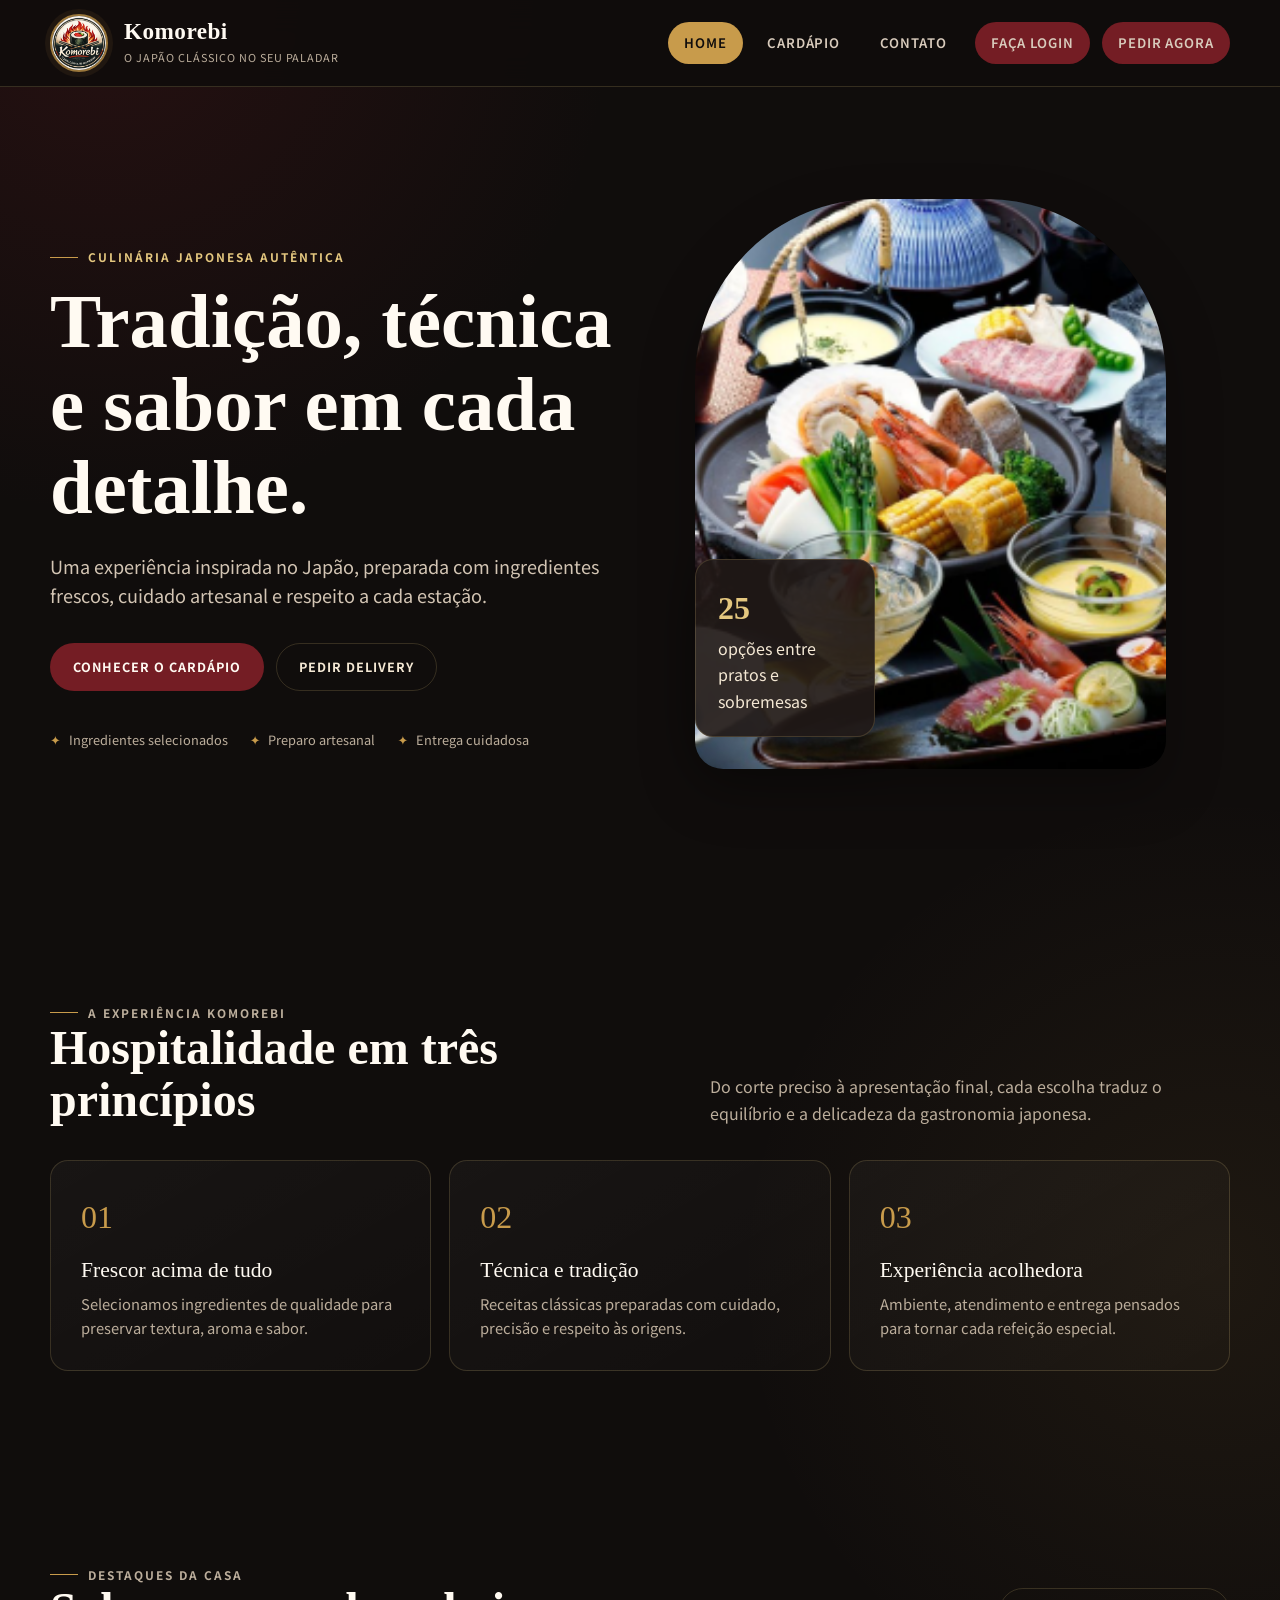
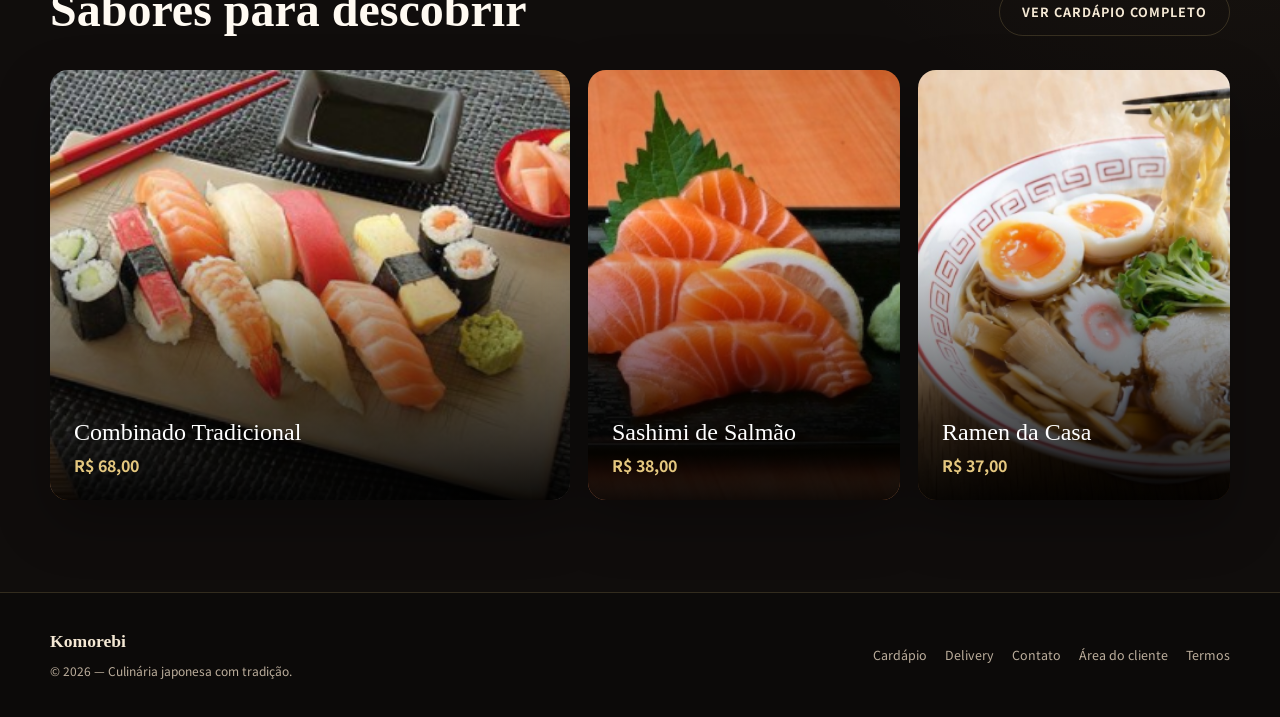
<file: index.html>
<!DOCTYPE html>
<html lang="pt-br">
<head>
  <meta charset="utf-8">
  <meta name="viewport" content="width=device-width, initial-scale=1">
  <meta name="description" content="Komorebi: culinária japonesa clássica, ingredientes frescos e uma experiência acolhedora.">
  <title>Komorebi | Restaurante Japonês</title>
  <link rel="icon" href="static/img/logo.png" type="image/png">
  <link rel="preconnect" href="https://fonts.googleapis.com">
  <link rel="preconnect" href="https://fonts.gstatic.com" crossorigin>
  <link href="https://cdn.jsdelivr.net/npm/bootstrap@5.3.8/dist/css/bootstrap.min.css" rel="stylesheet">
  <link href="https://fonts.googleapis.com/css2?family=Noto+Sans+JP:wght@300;400;500;700&display=swap" rel="stylesheet">
  <link href="static/css/theme.css?v=8" rel="stylesheet">
</head>
<body>
  <header class="site-header">
    <nav class="navbar navbar-expand-lg" aria-label="Navegação principal">
      <div class="container-fluid">
        <a class="navbar-brand d-flex align-items-center" href="index.html">
          <img class="brand-logo" src="static/img/logo.png" alt="Logo Komorebi">
          <span class="ms-3"><span class="brand-title d-block">Komorebi</span><span class="brand-sub d-block">O Japão clássico no seu paladar</span></span>
        </a>
        <button class="navbar-toggler" type="button" data-bs-toggle="collapse" data-bs-target="#navbarNav" aria-controls="navbarNav" aria-expanded="false" aria-label="Abrir menu"><span class="navbar-toggler-icon"></span></button>
        <div class="collapse navbar-collapse" id="navbarNav">
          <ul class="navbar-nav ms-auto">
            <li class="nav-item"><a class="nav-link active" href="index.html">Home</a></li>
            <li class="nav-item"><a class="nav-link" href="template/cardapio.html">Cardápio</a></li>
            <li class="nav-item"><a class="nav-link" href="template/contato.html">Contato</a></li>
            
            <li class="nav-item"><a class="nav-link nav-order" href="template/login_cliente.html">Faça Login</a></li>
            <li class="nav-item"><a class="nav-link nav-order" href="template/delivery.html">Pedir agora</a></li>
          </ul>
        </div>
      </div>
    </nav>
  </header>

  <main>
    <section class="hero container-narrow">
      <div class="hero-copy">
        <p class="eyebrow">Culinária japonesa autêntica</p>
        <h1 class="display-title">Tradição, técnica e sabor em cada detalhe.</h1>
        <p class="lead-copy">Uma experiência inspirada no Japão, preparada com ingredientes frescos, cuidado artesanal e respeito a cada estação.</p>
        <div class="hero-actions">
          <a class="btn-brand" href="template/cardapio.html">Conhecer o cardápio</a>
          <a class="btn-ghost" href="template/delivery.html">Pedir delivery</a>
        </div>
        <div class="hero-proof"><span>Ingredientes selecionados</span><span>Preparo artesanal</span><span>Entrega cuidadosa</span></div>
      </div>
      <div class="hero-visual">
        <img class="hero-main-image" src="static/img/CARDAPIO4.png" alt="Seleção especial da culinária japonesa Komorebi">
        <div class="hero-badge"><strong>25</strong> opções entre pratos e sobremesas</div>
      </div>
    </section>

    <section class="section-block">
      <div class="container-narrow">
        <div class="section-intro">
          <div><p class="eyebrow">A experiência Komorebi</p><h2 class="section-heading">Hospitalidade em três princípios</h2></div>
          <p>Do corte preciso à apresentação final, cada escolha traduz o equilíbrio e a delicadeza da gastronomia japonesa.</p>
        </div>
        <div class="feature-grid">
          <article class="feature-card"><span class="feature-number">01</span><h3>Frescor acima de tudo</h3><p>Selecionamos ingredientes de qualidade para preservar textura, aroma e sabor.</p></article>
          <article class="feature-card"><span class="feature-number">02</span><h3>Técnica e tradição</h3><p>Receitas clássicas preparadas com cuidado, precisão e respeito às origens.</p></article>
          <article class="feature-card"><span class="feature-number">03</span><h3>Experiência acolhedora</h3><p>Ambiente, atendimento e entrega pensados para tornar cada refeição especial.</p></article>
        </div>
      </div>
    </section>

    <section class="section-block">
      <div class="container-narrow">
        <div class="section-intro">
          <div><p class="eyebrow">Destaques da casa</p><h2 class="section-heading">Sabores para descobrir</h2></div>
          <a class="btn-ghost" href="template/cardapio.html">Ver cardápio completo</a>
        </div>
        <div class="dish-preview-grid">
          <article class="dish-preview"><img src="static/img/CARDAPIO3.png" alt="Combinado tradicional"><div class="dish-preview-info"><h3>Combinado Tradicional</h3><span>R$ 68,00</span></div></article>
          <article class="dish-preview"><img src="static/img/CARDAPIO5.png" alt="Sashimi de salmão"><div class="dish-preview-info"><h3>Sashimi de Salmão</h3><span>R$ 38,00</span></div></article>
          <article class="dish-preview"><img src="static/img/CARDAPIO9.png" alt="Ramen da casa"><div class="dish-preview-info"><h3>Ramen da Casa</h3><span>R$ 37,00</span></div></article>
        </div>
      </div>
    </section>
  </main>

  <footer class="site-footer"><div class="footer-inner"><div class="footer-brand"><strong>Komorebi</strong><span>© <span data-current-year></span> — Culinária japonesa com tradição.</span></div><div class="footer-links"><a href="template/cardapio.html">Cardápio</a><a href="template/delivery.html">Delivery</a><a href="template/contato.html">Contato</a><a href="template/login_cliente.html">Área do cliente</a><a href="template/termos.html">Termos</a></div></div></footer>
  <script src="https://cdn.jsdelivr.net/npm/bootstrap@5.3.8/dist/js/bootstrap.bundle.min.js"></script>
  <script src="static/js/site.js?v=5"></script>
</body>
</html>
</file>
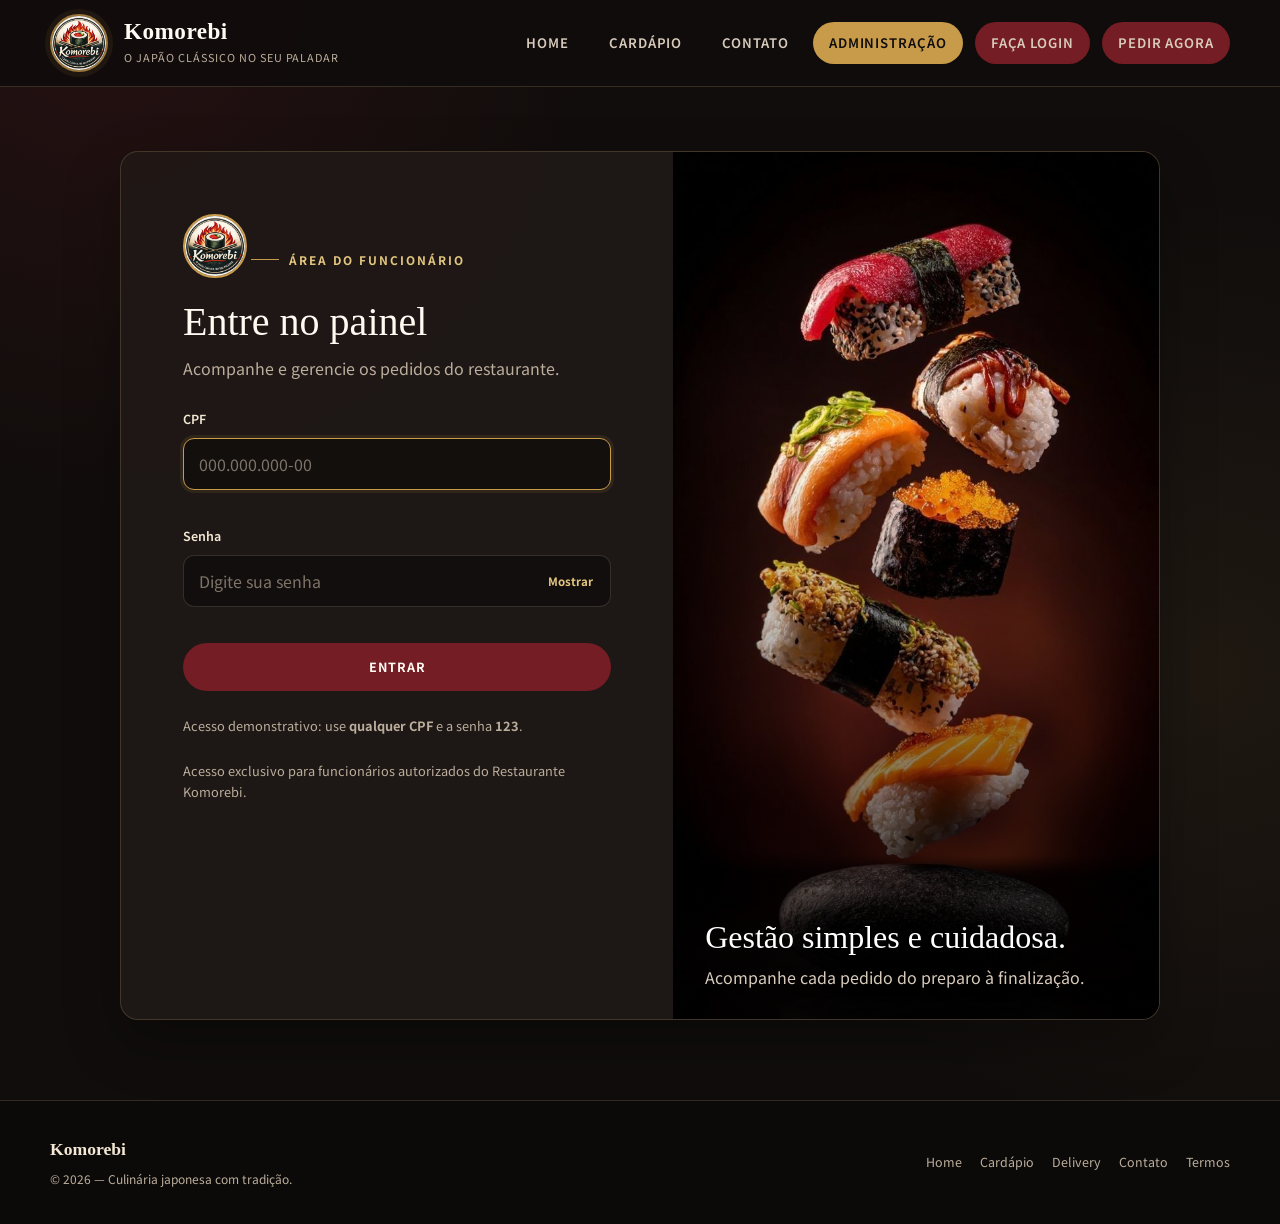
<file: admin/index.html>
<!DOCTYPE html>
<html lang="pt-br">
<head>
  <meta charset="utf-8">
  <meta name="viewport" content="width=device-width, initial-scale=1">
  <meta name="description" content="Painel administrativo do Restaurante Komorebi.">
  <title>Administração | Komorebi</title>
  <link rel="icon" href="../static/img/logo.png" type="image/png">
  <link href="https://cdn.jsdelivr.net/npm/bootstrap@5.3.8/dist/css/bootstrap.min.css" rel="stylesheet">
  <link href="https://fonts.googleapis.com/css2?family=Noto+Sans+JP:wght@300;400;500;700&display=swap" rel="stylesheet">
  <link href="../static/css/theme.css?v=9" rel="stylesheet">
</head>
<body class="admin-body">
  <header class="site-header">
    <nav class="navbar navbar-expand-lg" aria-label="Navegação administrativa">
      <div class="container-fluid">
        <a class="navbar-brand d-flex align-items-center" href="../index.html" aria-label="Voltar ao site Komorebi">
          <img class="brand-logo" src="../static/img/logo.png" alt="Logo Komorebi">
          <span class="ms-3"><span class="brand-title d-block">Komorebi</span><span class="brand-sub d-block" id="admin-brand-sub">O Japão clássico no seu paladar</span></span>
        </a>
        <button class="navbar-toggler admin-menu-toggle" type="button" data-bs-toggle="collapse" data-bs-target="#adminNav" aria-controls="adminNav" aria-expanded="false" aria-label="Abrir menu"><span class="navbar-toggler-icon"></span></button>
        <div class="collapse navbar-collapse" id="adminNav">
          <ul class="navbar-nav ms-auto public-nav">
            <li class="nav-item"><a class="nav-link" href="../index.html">Home</a></li>
            <li class="nav-item"><a class="nav-link" href="../template/cardapio.html">Cardápio</a></li>
            <li class="nav-item"><a class="nav-link" href="../template/contato.html">Contato</a></li>
            <li class="nav-item"><a class="nav-link active" href="./">Administração</a></li>
            <li class="nav-item"><a class="nav-link nav-order" href="../template/login_cliente.html">Faça Login</a></li>
            <li class="nav-item"><a class="nav-link nav-order" href="../template/delivery.html">Pedir agora</a></li>
          </ul>
          <ul class="navbar-nav ms-auto admin-nav" hidden>
            <li class="nav-item"><button class="nav-link active" type="button" data-admin-view="active">Em atendimento <span class="admin-nav-count" id="active-count">0</span></button></li>
            <li class="nav-item"><button class="nav-link" type="button" data-admin-view="finished">Finalizadas <span class="admin-nav-count" id="finished-count">0</span></button></li>
            <li class="nav-item"><button class="nav-link admin-logout" id="admin-logout" type="button">Logout</button></li>
          </ul>
        </div>
      </div>
    </nav>
  </header>

  <main>
    <section class="register-page admin-login-wrap" id="admin-login-view" aria-labelledby="admin-login-title">
      <div class="register-card">
        <div class="register-form-side">
          <img class="register-mark" src="../static/img/logo.png" alt="">
          <p class="eyebrow">Área do funcionário</p>
          <h1 class="register-title" id="admin-login-title">Entre no painel</h1>
          <p class="register-subtitle">Acompanhe e gerencie os pedidos do restaurante.</p>
          <form class="register-form" id="admin-login-form" novalidate>
            <div>
              <label class="form-label" for="admin-cpf">CPF</label>
              <input class="form-control-register" id="admin-cpf" name="cpf" type="text" inputmode="numeric" autocomplete="username" maxlength="14" placeholder="000.000.000-00" required>
              <small class="field-error" id="cpf-error" aria-live="polite"></small>
            </div>
            <div>
              <label class="form-label" for="admin-password">Senha</label>
              <div class="password-field">
                <input class="form-control-register" id="admin-password" name="password" type="password" autocomplete="current-password" minlength="3" placeholder="Digite sua senha" required>
                <button class="password-toggle" id="password-toggle" type="button" aria-label="Mostrar senha">Mostrar</button>
              </div>
              <small class="field-error" id="password-error" aria-live="polite"></small>
            </div>
            <button class="btn-register-submit" type="submit">Entrar</button>
            <div class="admin-login-error" id="login-error" role="alert" hidden>Senha incorreta. Para esta demonstração, use 123.</div>
          </form>
          <p class="register-login-link mt-4">Acesso demonstrativo: use <strong>qualquer CPF</strong> e a senha <strong>123</strong>.</p>
          <p class="register-footer-text mt-4">Acesso exclusivo para funcionários autorizados do Restaurante Komorebi.</p>
        </div>
        <div class="register-image-side"><img src="../static/img/transferir.jpg" alt="Prato japonês do Komorebi"><div class="image-caption"><h2>Gestão simples e cuidadosa.</h2><p>Acompanhe cada pedido do preparo à finalização.</p></div></div>
      </div>
    </section>

    <section class="admin-dashboard container-narrow" id="admin-dashboard" hidden aria-live="polite">
      <div class="admin-welcome">
        <div><p class="eyebrow">Visão geral</p><h1>Olá, administrador</h1><p>Acompanhe o fluxo dos pedidos do Komorebi em um só lugar.</p></div>
        <div class="admin-clock"><span>Atualizado em</span><strong id="admin-clock">--:--</strong></div>
      </div>

      <div class="admin-stats" aria-label="Resumo de pedidos">
        <article><span class="stat-icon">◷</span><div><small>Em atendimento</small><strong id="stat-active">0</strong></div></article>
        <article><span class="stat-icon">✓</span><div><small>Finalizadas hoje</small><strong id="stat-finished">0</strong></div></article>
        <article><span class="stat-icon">R$</span><div><small>Total finalizado</small><strong id="stat-revenue">R$ 0,00</strong></div></article>
      </div>

      <div class="admin-section-heading">
        <div><p class="eyebrow" id="view-eyebrow">Pedidos atuais</p><h2 id="view-title">Em atendimento</h2></div>
        <label class="admin-search"><span class="visually-hidden">Buscar pedido</span><input class="form-control" id="admin-search" type="search" placeholder="Buscar por pedido ou cliente..."></label>
      </div>

      <div class="admin-orders" id="admin-orders"></div>
      <div class="admin-empty" id="admin-empty" hidden><span>✓</span><h2>Nenhum pedido encontrado</h2><p>Não há pedidos nesta categoria com o filtro informado.</p></div>
    </section>
  </main>

  <footer class="site-footer admin-footer"><div class="footer-inner"><div class="footer-brand"><strong>Komorebi</strong><span>© <span data-current-year></span> — Culinária japonesa com tradição.</span></div><div class="footer-links"><a href="../index.html">Home</a><a href="../template/cardapio.html">Cardápio</a><a href="../template/delivery.html">Delivery</a><a href="../template/contato.html">Contato</a><a href="../template/termos.html">Termos</a></div></div></footer>
  <script src="https://cdn.jsdelivr.net/npm/bootstrap@5.3.8/dist/js/bootstrap.bundle.min.js"></script>
  <script src="../static/js/admin.js?v=2"></script>
</body>
</html>
</file>
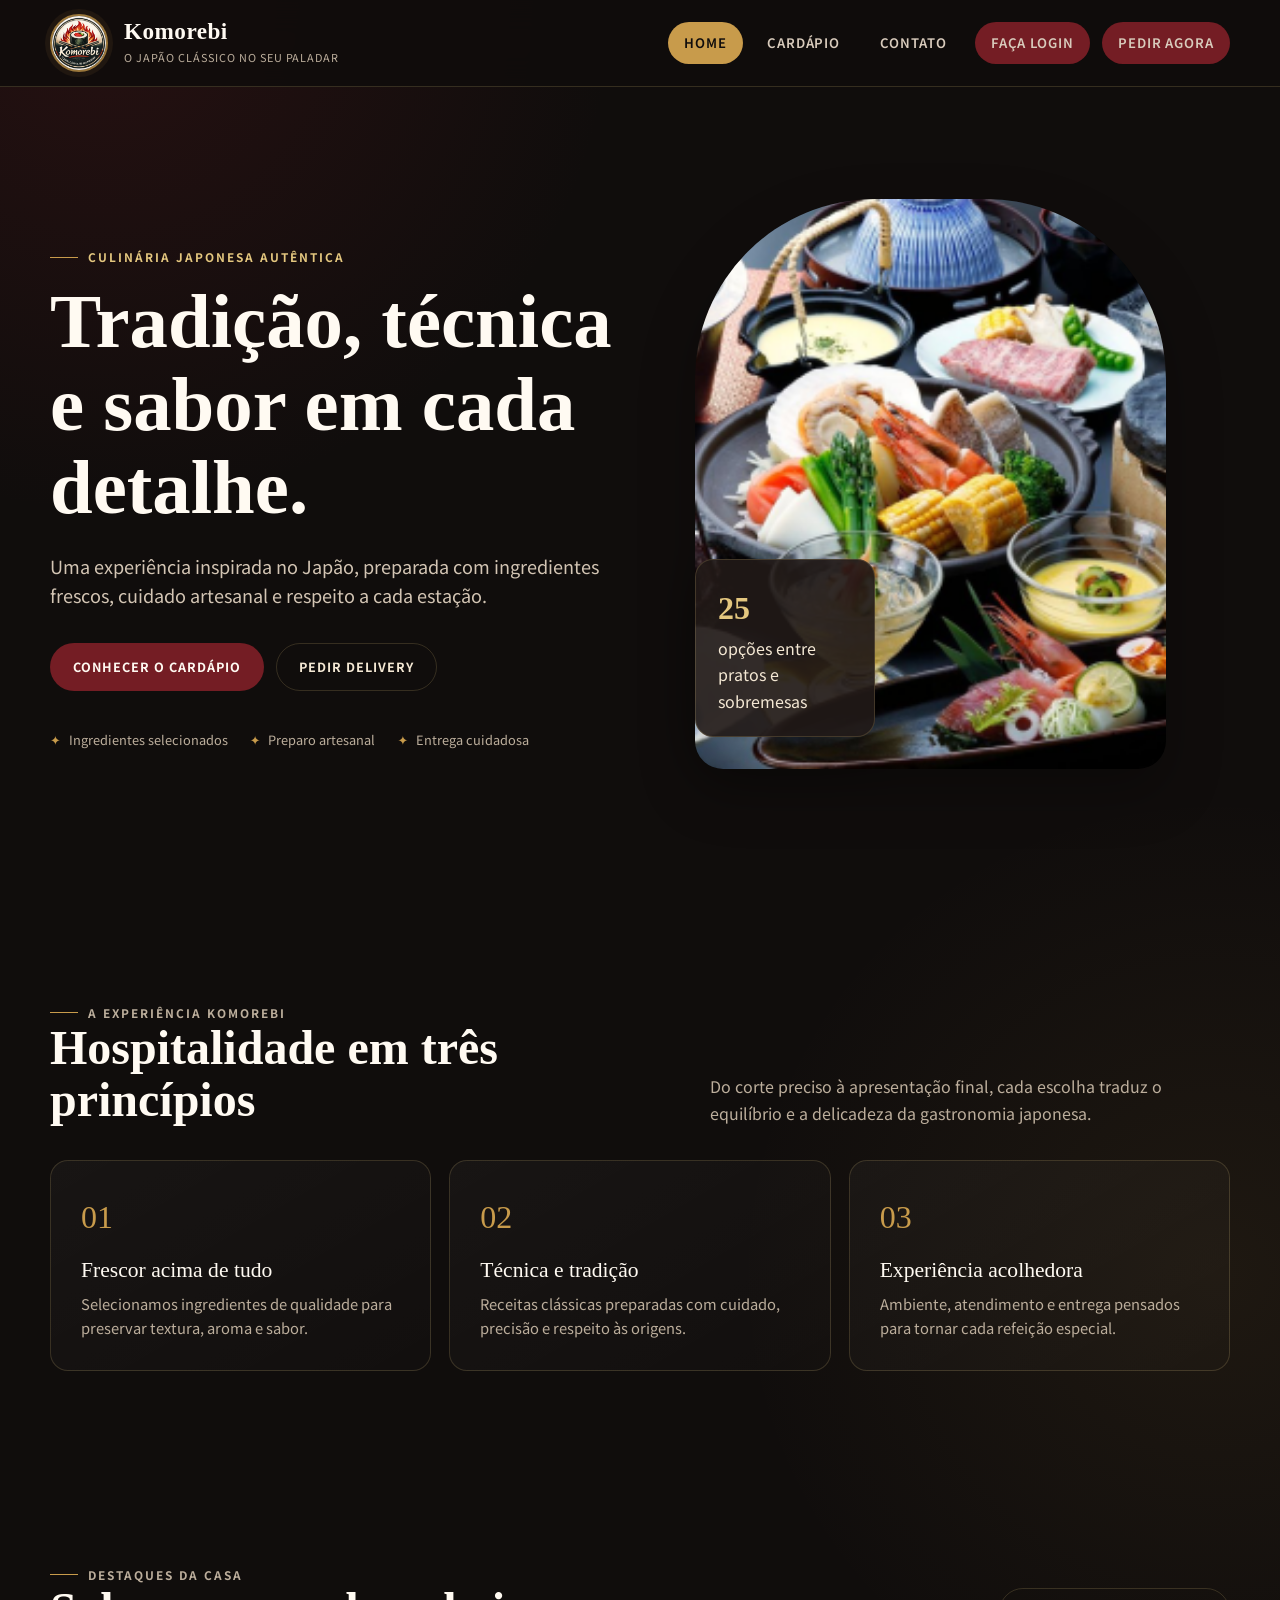
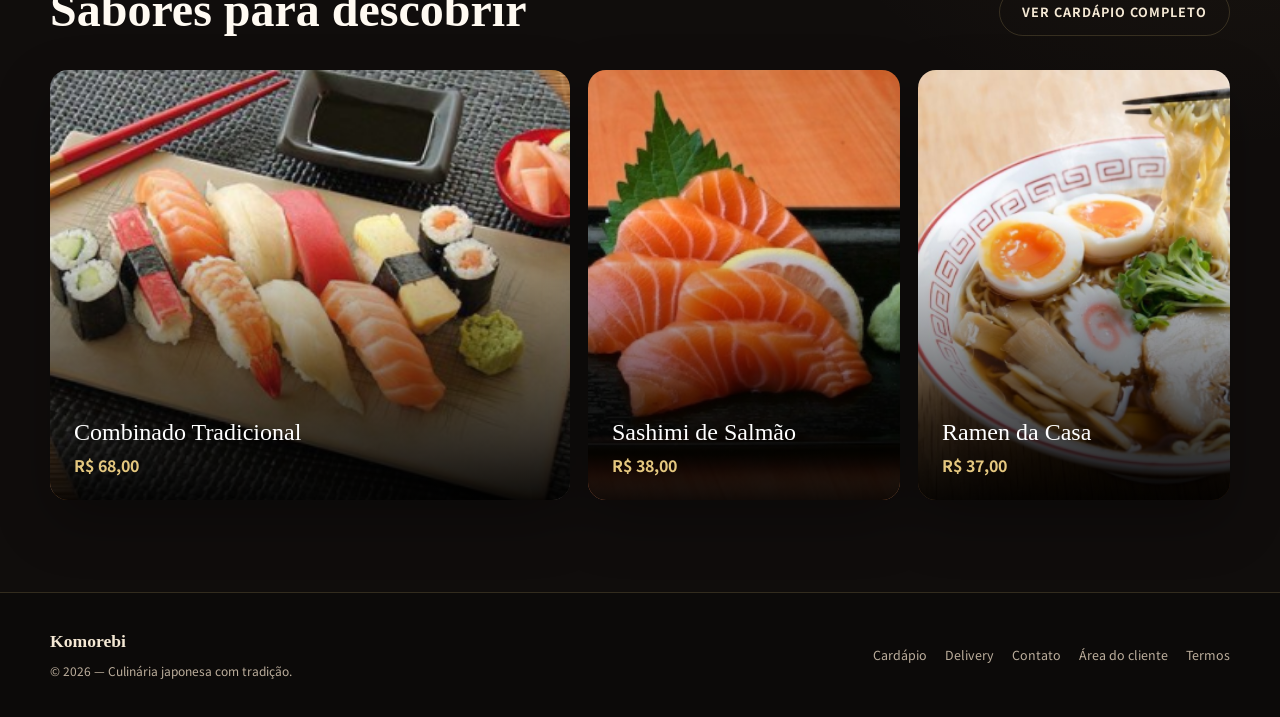
<file: template/index.html>
<!DOCTYPE html>
<html lang="pt-br">
<head>
  <meta charset="utf-8">
  <meta name="viewport" content="width=device-width, initial-scale=1">
  <meta name="description" content="Komorebi: culinária japonesa clássica, ingredientes frescos e uma experiência acolhedora.">
  <title>Komorebi | Restaurante Japonês</title>
  <link rel="icon" href="../static/img/logo.png" type="image/png">
  <link rel="preconnect" href="https://fonts.googleapis.com">
  <link rel="preconnect" href="https://fonts.gstatic.com" crossorigin>
  <link href="https://cdn.jsdelivr.net/npm/bootstrap@5.3.8/dist/css/bootstrap.min.css" rel="stylesheet">
  <link href="https://fonts.googleapis.com/css2?family=Noto+Sans+JP:wght@300;400;500;700&display=swap" rel="stylesheet">
  <link href="../static/css/theme.css?v=8" rel="stylesheet">
</head>
<body>
  <header class="site-header">
    <nav class="navbar navbar-expand-lg" aria-label="Navegação principal">
      <div class="container-fluid">
        <a class="navbar-brand d-flex align-items-center" href="index.html">
          <img class="brand-logo" src="../static/img/logo.png" alt="Logo Komorebi">
          <span class="ms-3"><span class="brand-title d-block">Komorebi</span><span class="brand-sub d-block">O Japão clássico no seu paladar</span></span>
        </a>
        <button class="navbar-toggler" type="button" data-bs-toggle="collapse" data-bs-target="#navbarNav" aria-controls="navbarNav" aria-expanded="false" aria-label="Abrir menu"><span class="navbar-toggler-icon"></span></button>
        <div class="collapse navbar-collapse" id="navbarNav">
          <ul class="navbar-nav ms-auto">
            <li class="nav-item"><a class="nav-link active" href="index.html">Home</a></li>
            <li class="nav-item"><a class="nav-link" href="cardapio.html">Cardápio</a></li>
            <li class="nav-item"><a class="nav-link" href="contato.html">Contato</a></li>
            
            <li class="nav-item"><a class="nav-link nav-order" href="login_cliente.html">Faça Login</a></li>
            <li class="nav-item"><a class="nav-link nav-order" href="delivery.html">Pedir agora</a></li>
          </ul>
        </div>
      </div>
    </nav>
  </header>

  <main>
    <section class="hero container-narrow">
      <div class="hero-copy">
        <p class="eyebrow">Culinária japonesa autêntica</p>
        <h1 class="display-title">Tradição, técnica e sabor em cada detalhe.</h1>
        <p class="lead-copy">Uma experiência inspirada no Japão, preparada com ingredientes frescos, cuidado artesanal e respeito a cada estação.</p>
        <div class="hero-actions">
          <a class="btn-brand" href="cardapio.html">Conhecer o cardápio</a>
          <a class="btn-ghost" href="delivery.html">Pedir delivery</a>
        </div>
        <div class="hero-proof"><span>Ingredientes selecionados</span><span>Preparo artesanal</span><span>Entrega cuidadosa</span></div>
      </div>
      <div class="hero-visual">
        <img class="hero-main-image" src="../static/img/CARDAPIO4.png" alt="Seleção especial da culinária japonesa Komorebi">
        <div class="hero-badge"><strong>25</strong> opções entre pratos e sobremesas</div>
      </div>
    </section>

    <section class="section-block">
      <div class="container-narrow">
        <div class="section-intro">
          <div><p class="eyebrow">A experiência Komorebi</p><h2 class="section-heading">Hospitalidade em três princípios</h2></div>
          <p>Do corte preciso à apresentação final, cada escolha traduz o equilíbrio e a delicadeza da gastronomia japonesa.</p>
        </div>
        <div class="feature-grid">
          <article class="feature-card"><span class="feature-number">01</span><h3>Frescor acima de tudo</h3><p>Selecionamos ingredientes de qualidade para preservar textura, aroma e sabor.</p></article>
          <article class="feature-card"><span class="feature-number">02</span><h3>Técnica e tradição</h3><p>Receitas clássicas preparadas com cuidado, precisão e respeito às origens.</p></article>
          <article class="feature-card"><span class="feature-number">03</span><h3>Experiência acolhedora</h3><p>Ambiente, atendimento e entrega pensados para tornar cada refeição especial.</p></article>
        </div>
      </div>
    </section>

    <section class="section-block">
      <div class="container-narrow">
        <div class="section-intro">
          <div><p class="eyebrow">Destaques da casa</p><h2 class="section-heading">Sabores para descobrir</h2></div>
          <a class="btn-ghost" href="cardapio.html">Ver cardápio completo</a>
        </div>
        <div class="dish-preview-grid">
          <article class="dish-preview"><img src="../static/img/CARDAPIO3.png" alt="Combinado tradicional"><div class="dish-preview-info"><h3>Combinado Tradicional</h3><span>R$ 68,00</span></div></article>
          <article class="dish-preview"><img src="../static/img/CARDAPIO5.png" alt="Sashimi de salmão"><div class="dish-preview-info"><h3>Sashimi de Salmão</h3><span>R$ 38,00</span></div></article>
          <article class="dish-preview"><img src="../static/img/CARDAPIO9.png" alt="Ramen da casa"><div class="dish-preview-info"><h3>Ramen da Casa</h3><span>R$ 37,00</span></div></article>
        </div>
      </div>
    </section>
  </main>

  <footer class="site-footer"><div class="footer-inner"><div class="footer-brand"><strong>Komorebi</strong><span>© <span data-current-year></span> — Culinária japonesa com tradição.</span></div><div class="footer-links"><a href="cardapio.html">Cardápio</a><a href="delivery.html">Delivery</a><a href="contato.html">Contato</a><a href="login_cliente.html">Área do cliente</a><a href="termos.html">Termos</a></div></div></footer>
  <script src="https://cdn.jsdelivr.net/npm/bootstrap@5.3.8/dist/js/bootstrap.bundle.min.js"></script>
  <script src="../static/js/site.js?v=5"></script>
</body>
</html>
</file>
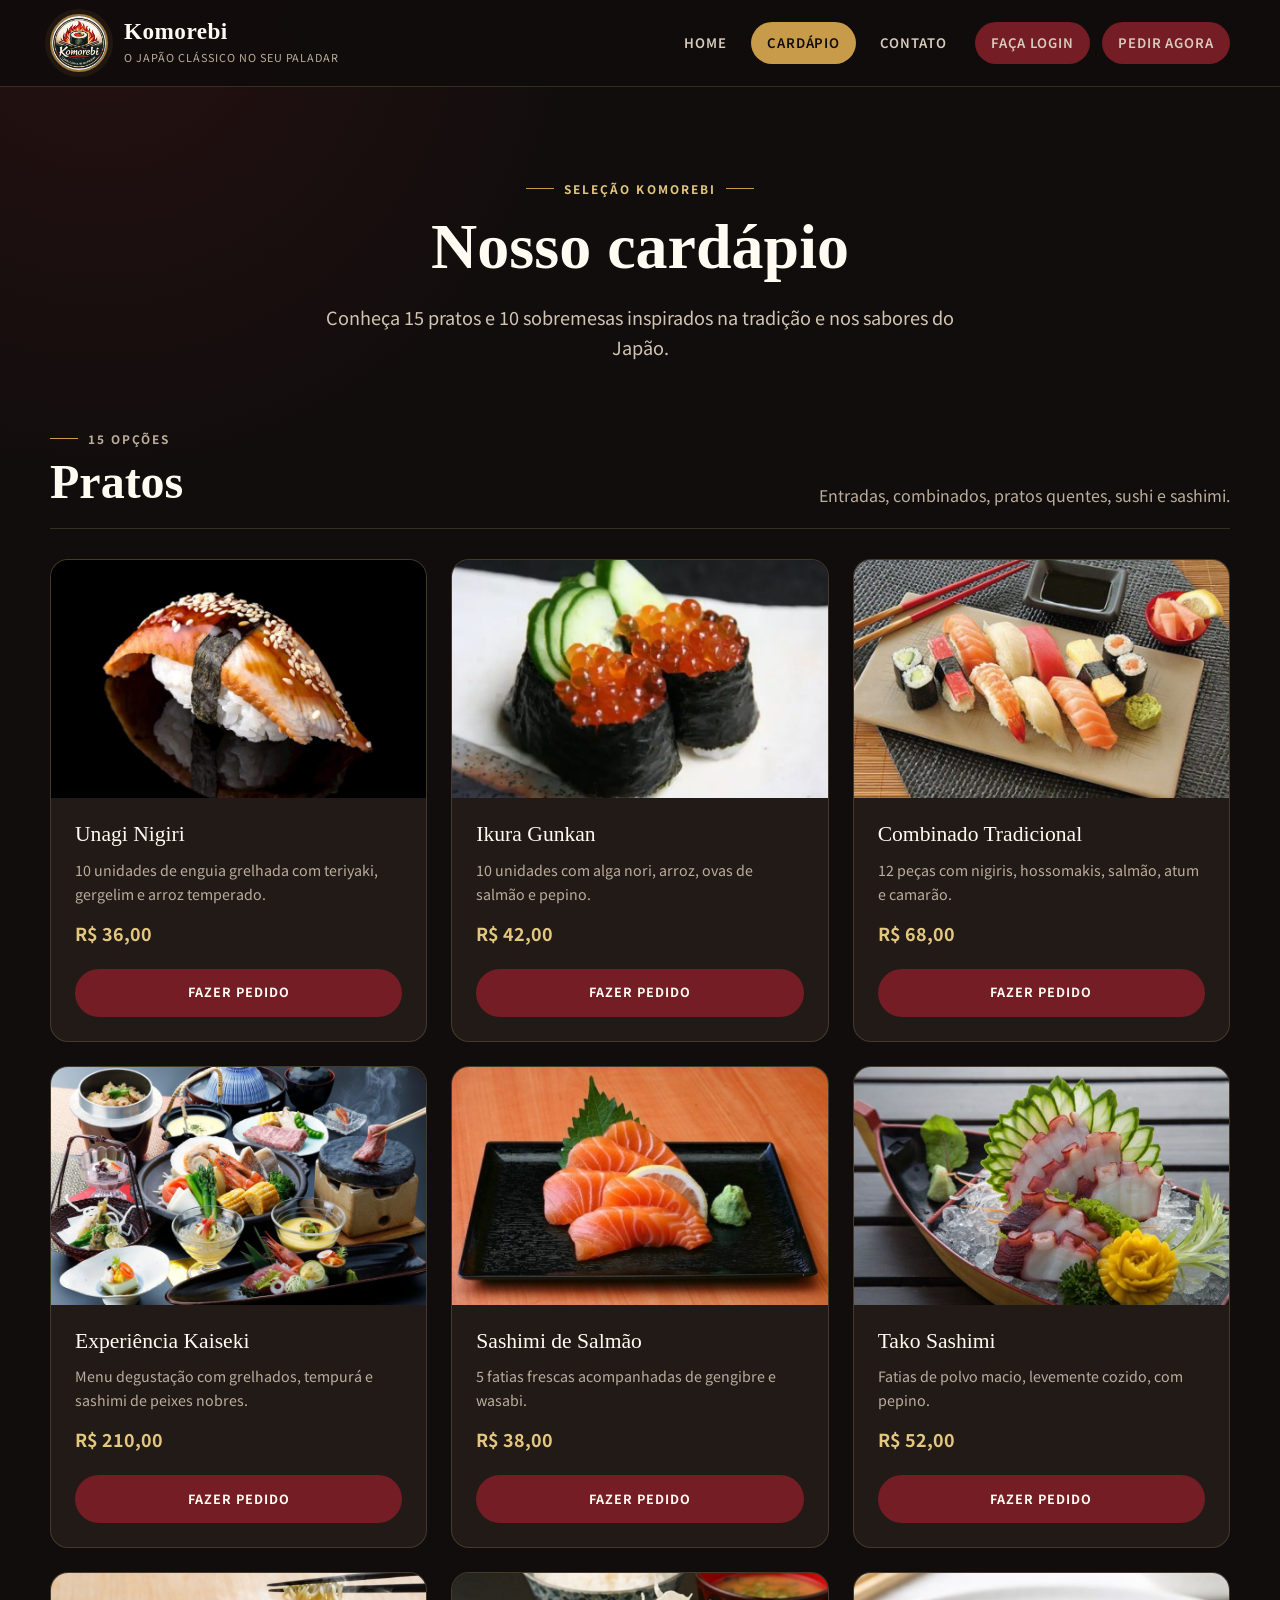
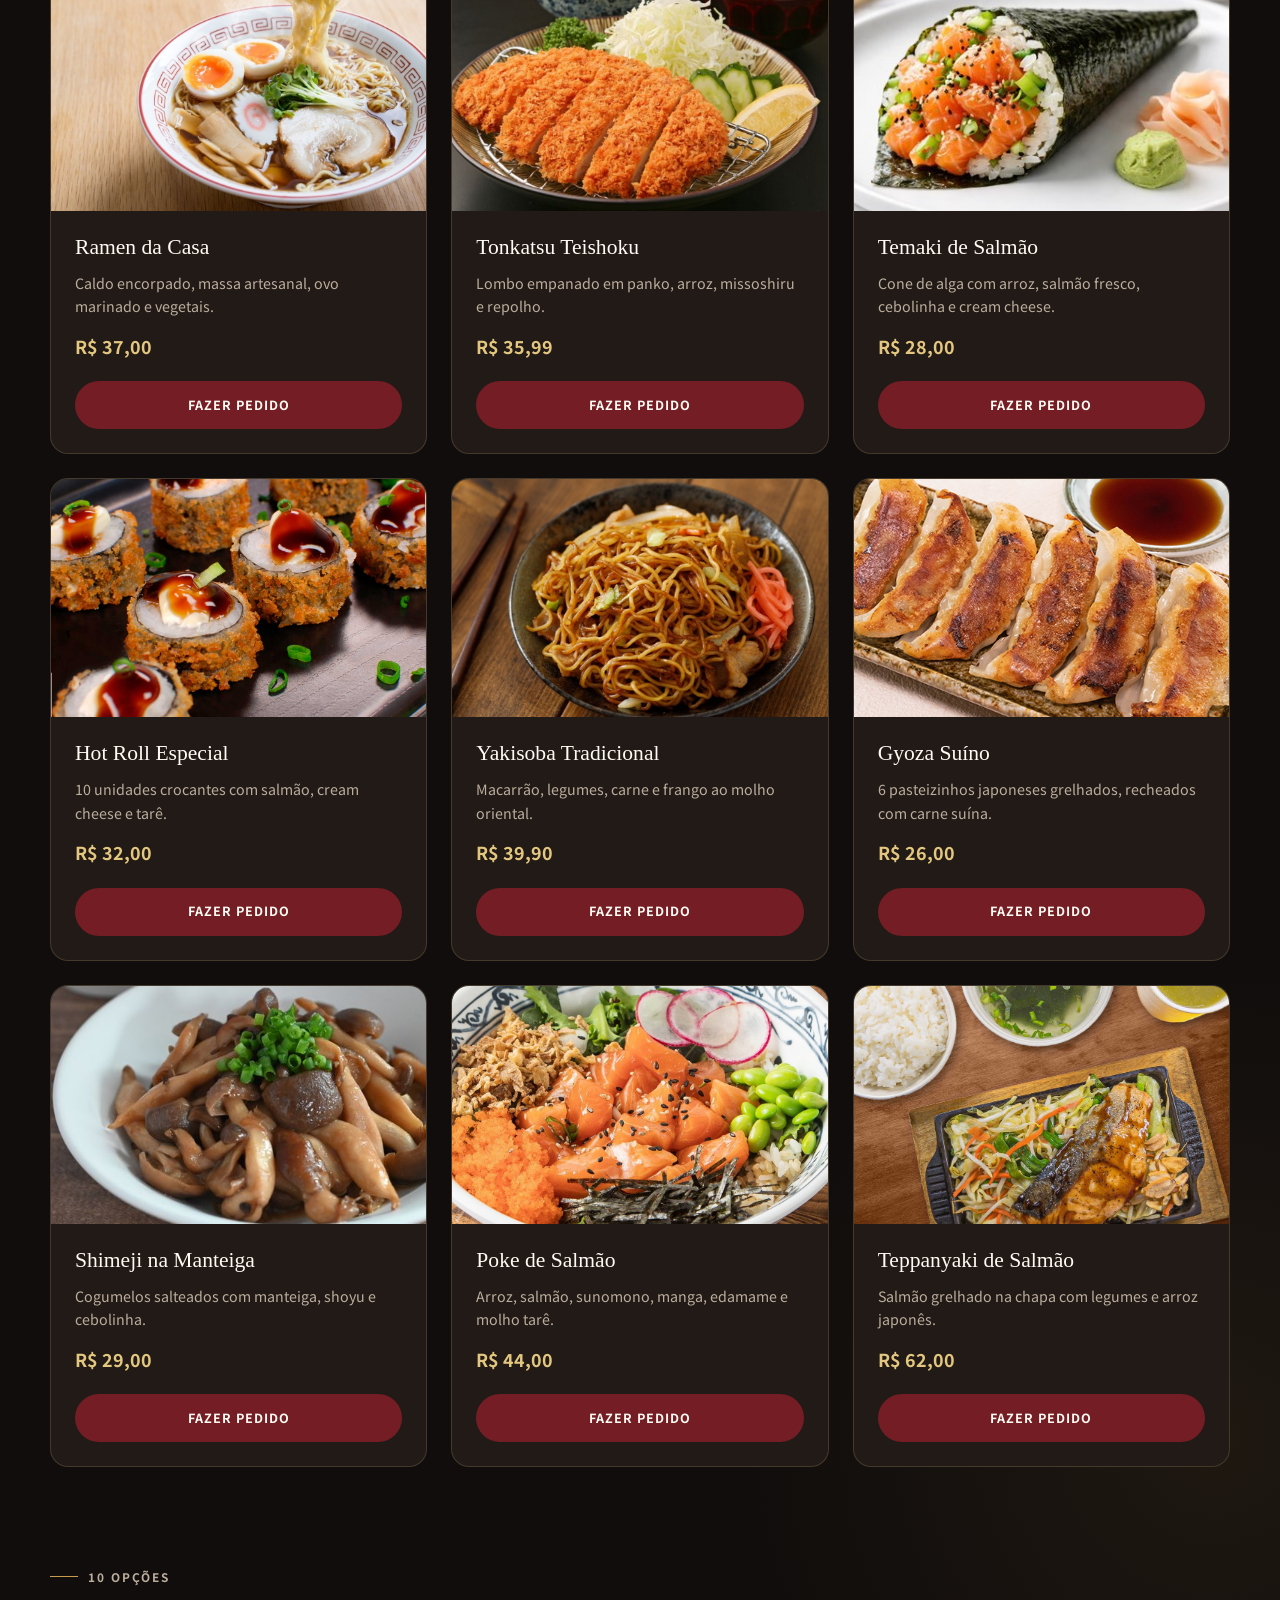
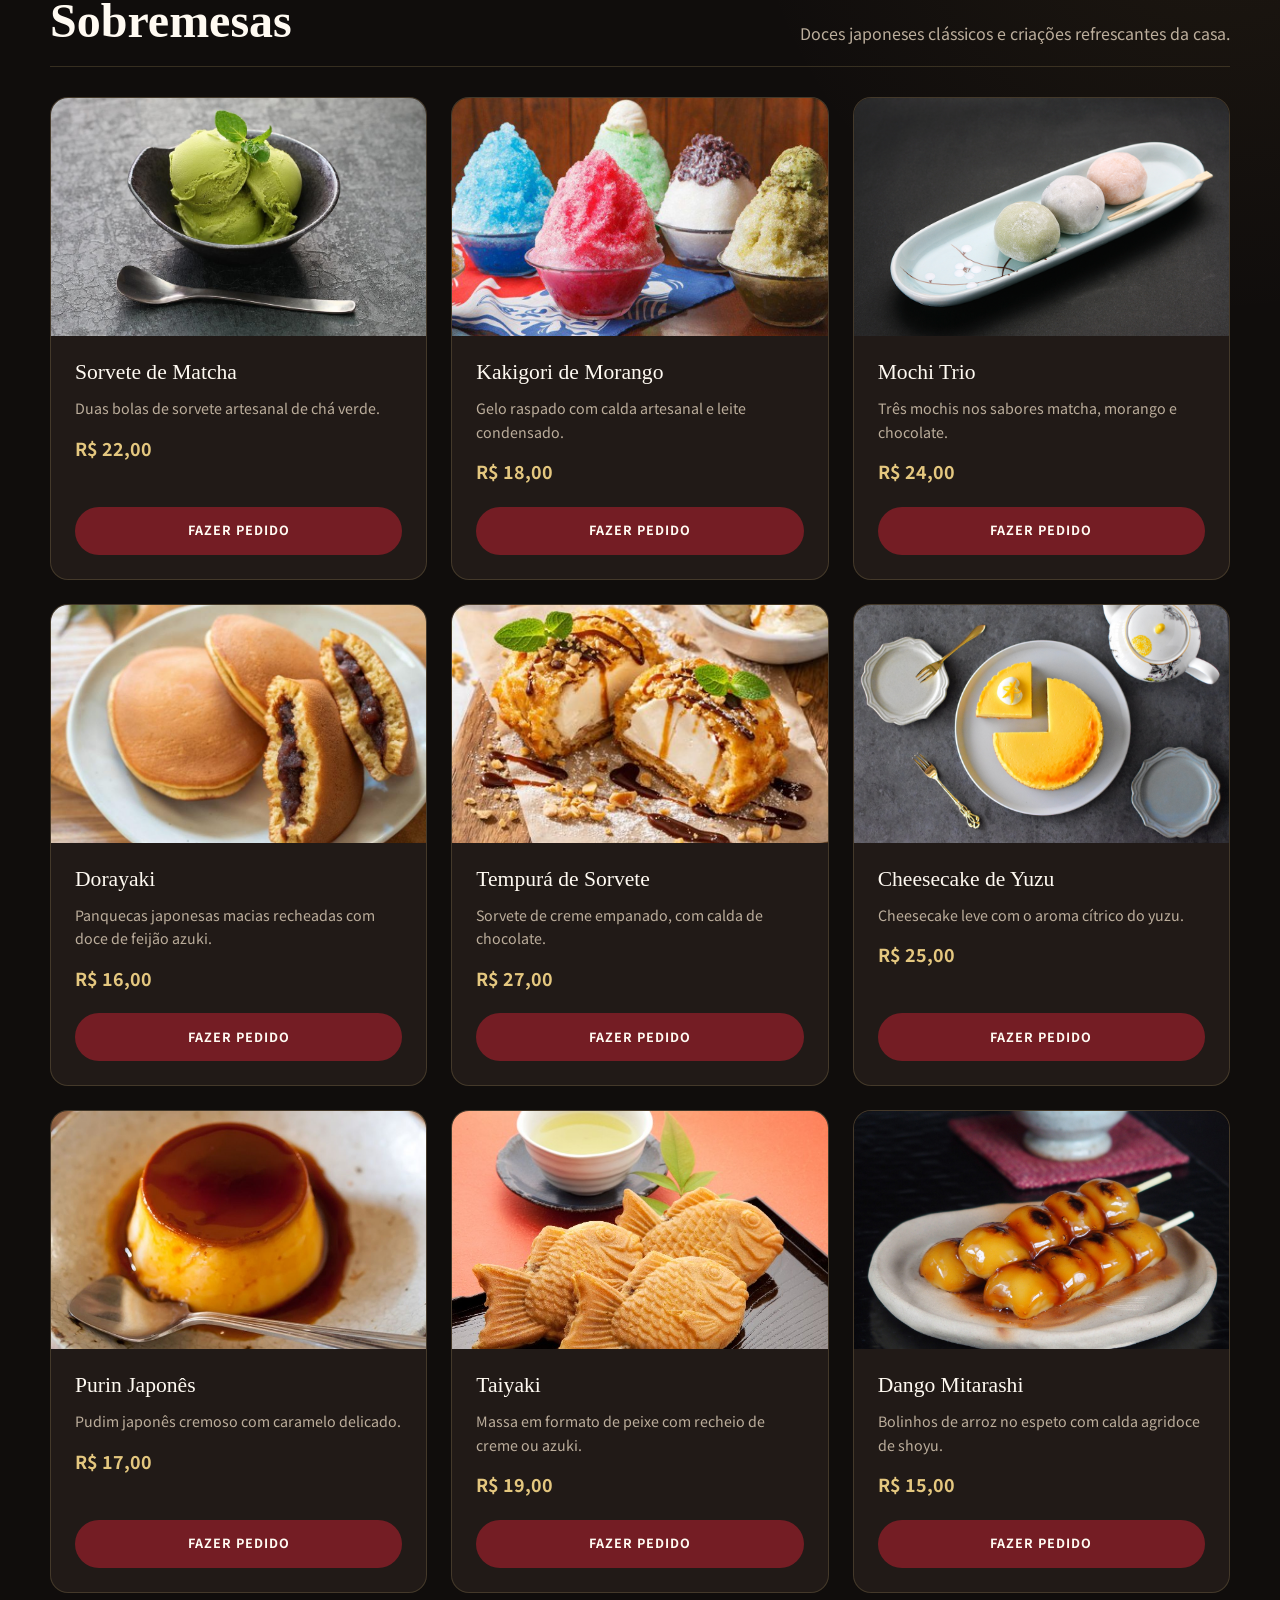
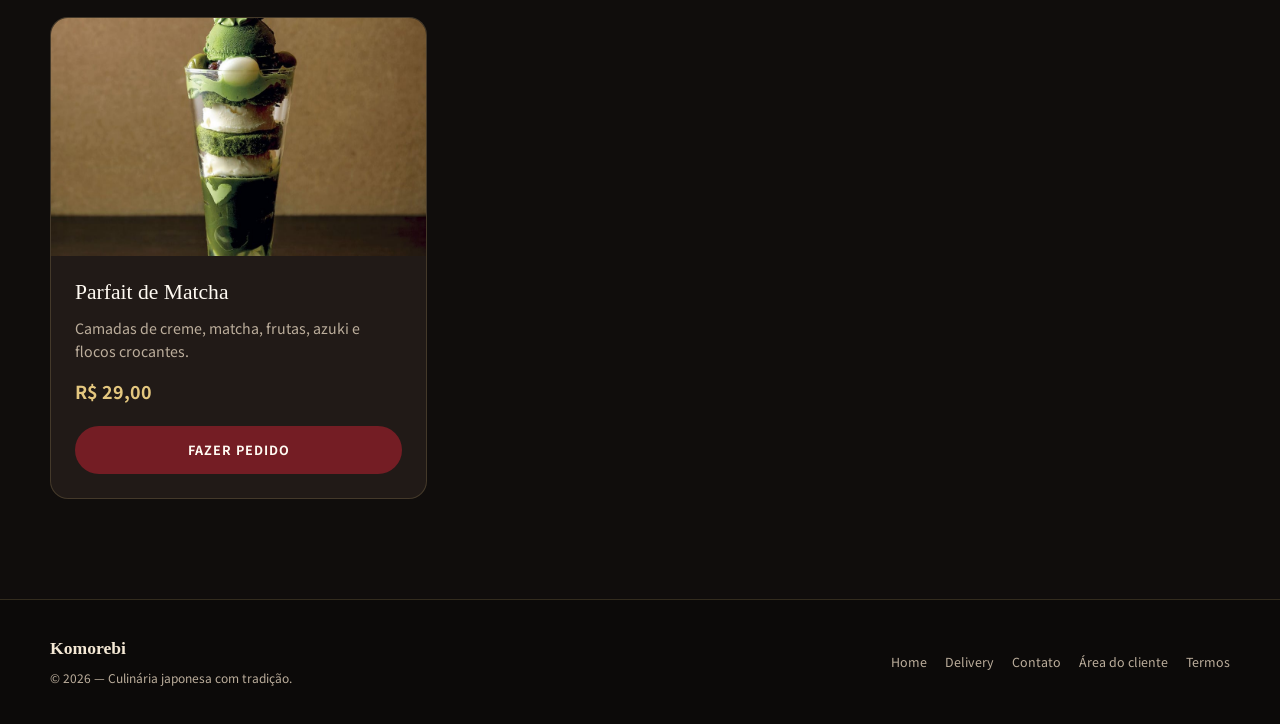
<file: template/cardapio.html>
<!DOCTYPE html>
<html lang="pt-br">
<head>
  <meta charset="utf-8">
  <meta name="viewport" content="width=device-width, initial-scale=1">
  <meta name="description" content="Conheça o cardápio do restaurante japonês Komorebi.">
  <title>Cardápio | Komorebi</title>
  <link rel="icon" href="../static/img/logo.png" type="image/png">
  <link href="https://cdn.jsdelivr.net/npm/bootstrap@5.3.8/dist/css/bootstrap.min.css" rel="stylesheet">
  <link href="https://fonts.googleapis.com/css2?family=Noto+Sans+JP:wght@300;400;500;700&display=swap" rel="stylesheet">
  <link href="../static/css/theme.css?v=8" rel="stylesheet">
</head>
<body>
  <header class="site-header"><nav class="navbar navbar-expand-lg" aria-label="Navegação principal"><div class="container-fluid"><a class="navbar-brand d-flex align-items-center" href="index.html"><img class="brand-logo" src="../static/img/logo.png" alt="Logo Komorebi"><span class="ms-3"><span class="brand-title d-block">Komorebi</span><span class="brand-sub d-block">O Japão clássico no seu paladar</span></span></a><button class="navbar-toggler" type="button" data-bs-toggle="collapse" data-bs-target="#navbarNav" aria-controls="navbarNav" aria-expanded="false" aria-label="Abrir menu"><span class="navbar-toggler-icon"></span></button><div class="collapse navbar-collapse" id="navbarNav"><ul class="navbar-nav ms-auto"><li class="nav-item"><a class="nav-link" href="index.html">Home</a></li><li class="nav-item"><a class="nav-link active" href="cardapio.html">Cardápio</a></li><li class="nav-item"><a class="nav-link" href="contato.html">Contato</a></li><li class="nav-item"><a class="nav-link nav-order" href="login_cliente.html">Faça Login</a></li><li class="nav-item"><a class="nav-link nav-order" href="delivery.html">Pedir agora</a></li></ul></div></div></nav></header>

  <section class="page-hero container-narrow"><p class="eyebrow">Seleção Komorebi</p><h1 class="page-title">Nosso cardápio</h1><p class="lead-copy">Conheça 15 pratos e 10 sobremesas inspirados na tradição e nos sabores do Japão.</p></section>

  <main class="menu-page container">
    <section class="menu-section" id="pratos">
      <div class="menu-section-heading"><div><p class="eyebrow">15 opções</p><h2 class="section-heading">Pratos</h2></div><p>Entradas, combinados, pratos quentes, sushi e sashimi.</p></div>
      <div class="menu-grid">
        <article class="card"><img class="card-img-top" src="../static/img/CARDAPIO1.png" alt="Unagi Nigiri"><div class="card-body"><h3 class="card-title">Unagi Nigiri</h3><p class="card-text">10 unidades de enguia grelhada com teriyaki, gergelim e arroz temperado.<span class="price">R$ 36,00</span></p><a class="btn btn-primary" href="delivery.html#frios">Fazer pedido</a></div></article>
        <article class="card"><img class="card-img-top" src="../static/img/CARDAPIO2.png" alt="Ikura Gunkan"><div class="card-body"><h3 class="card-title">Ikura Gunkan</h3><p class="card-text">10 unidades com alga nori, arroz, ovas de salmão e pepino.<span class="price">R$ 42,00</span></p><a class="btn btn-primary" href="delivery.html#frios">Fazer pedido</a></div></article>
        <article class="card"><img class="card-img-top" src="../static/img/CARDAPIO3.png" alt="Combinado Tradicional"><div class="card-body"><h3 class="card-title">Combinado Tradicional</h3><p class="card-text">12 peças com nigiris, hossomakis, salmão, atum e camarão.<span class="price">R$ 68,00</span></p><a class="btn btn-primary" href="delivery.html#destaques">Fazer pedido</a></div></article>
        <article class="card"><img class="card-img-top" src="../static/img/CARDAPIO4.png" alt="Experiência Kaiseki"><div class="card-body"><h3 class="card-title">Experiência Kaiseki</h3><p class="card-text">Menu degustação com grelhados, tempurá e sashimi de peixes nobres.<span class="price">R$ 210,00</span></p><a class="btn btn-primary" href="delivery.html#destaques">Fazer pedido</a></div></article>
        <article class="card"><img class="card-img-top" src="../static/img/CARDAPIO5.png" alt="Sashimi de Salmão"><div class="card-body"><h3 class="card-title">Sashimi de Salmão</h3><p class="card-text">5 fatias frescas acompanhadas de gengibre e wasabi.<span class="price">R$ 38,00</span></p><a class="btn btn-primary" href="delivery.html#frios">Fazer pedido</a></div></article>
        <article class="card"><img class="card-img-top" src="../static/img/CARDAPIO6.png" alt="Tako Sashimi"><div class="card-body"><h3 class="card-title">Tako Sashimi</h3><p class="card-text">Fatias de polvo macio, levemente cozido, com pepino.<span class="price">R$ 52,00</span></p><a class="btn btn-primary" href="delivery.html#frios">Fazer pedido</a></div></article>
        <article class="card"><img class="card-img-top" src="../static/img/CARDAPIO9.png" alt="Ramen da Casa"><div class="card-body"><h3 class="card-title">Ramen da Casa</h3><p class="card-text">Caldo encorpado, massa artesanal, ovo marinado e vegetais.<span class="price">R$ 37,00</span></p><a class="btn btn-primary" href="delivery.html#quentes">Fazer pedido</a></div></article>
        <article class="card"><img class="card-img-top" src="../static/img/CARDAPIO10.png" alt="Tonkatsu Teishoku"><div class="card-body"><h3 class="card-title">Tonkatsu Teishoku</h3><p class="card-text">Lombo empanado em panko, arroz, missoshiru e repolho.<span class="price">R$ 35,99</span></p><a class="btn btn-primary" href="delivery.html#quentes">Fazer pedido</a></div></article>
        <article class="card"><img class="card-img-top" src="../static/img/pratos/temaki-salmao.jpg" alt="Temaki de Salmão"><div class="card-body"><h3 class="card-title">Temaki de Salmão</h3><p class="card-text">Cone de alga com arroz, salmão fresco, cebolinha e cream cheese.<span class="price">R$ 28,00</span></p><a class="btn btn-primary" href="delivery.html#frios">Fazer pedido</a></div></article>
        <article class="card"><img class="card-img-top" src="../static/img/pratos/hot-roll.jpg" alt="Hot Roll Especial"><div class="card-body"><h3 class="card-title">Hot Roll Especial</h3><p class="card-text">10 unidades crocantes com salmão, cream cheese e tarê.<span class="price">R$ 32,00</span></p><a class="btn btn-primary" href="delivery.html#frios">Fazer pedido</a></div></article>
        <article class="card"><img class="card-img-top" src="../static/img/pratos/yakisoba.jpg" alt="Yakisoba Tradicional"><div class="card-body"><h3 class="card-title">Yakisoba Tradicional</h3><p class="card-text">Macarrão, legumes, carne e frango ao molho oriental.<span class="price">R$ 39,90</span></p><a class="btn btn-primary" href="delivery.html#quentes">Fazer pedido</a></div></article>
        <article class="card"><img class="card-img-top" src="../static/img/pratos/gyoza.jpg" alt="Gyoza Suíno"><div class="card-body"><h3 class="card-title">Gyoza Suíno</h3><p class="card-text">6 pasteizinhos japoneses grelhados, recheados com carne suína.<span class="price">R$ 26,00</span></p><a class="btn btn-primary" href="delivery.html#quentes">Fazer pedido</a></div></article>
        <article class="card"><img class="card-img-top" src="../static/img/pratos/shimeji.jpg" alt="Shimeji na Manteiga"><div class="card-body"><h3 class="card-title">Shimeji na Manteiga</h3><p class="card-text">Cogumelos salteados com manteiga, shoyu e cebolinha.<span class="price">R$ 29,00</span></p><a class="btn btn-primary" href="delivery.html#quentes">Fazer pedido</a></div></article>
        <article class="card"><img class="card-img-top" src="../static/img/pratos/poke-salmao.jpg" alt="Poke de Salmão"><div class="card-body"><h3 class="card-title">Poke de Salmão</h3><p class="card-text">Arroz, salmão, sunomono, manga, edamame e molho tarê.<span class="price">R$ 44,00</span></p><a class="btn btn-primary" href="delivery.html#destaques">Fazer pedido</a></div></article>
        <article class="card"><img class="card-img-top" src="../static/img/pratos/teppanyaki-salmao.jpg" alt="Teppanyaki de Salmão"><div class="card-body"><h3 class="card-title">Teppanyaki de Salmão</h3><p class="card-text">Salmão grelhado na chapa com legumes e arroz japonês.<span class="price">R$ 62,00</span></p><a class="btn btn-primary" href="delivery.html#quentes">Fazer pedido</a></div></article>
      </div>
    </section>

    <section class="menu-section" id="sobremesas">
      <div class="menu-section-heading"><div><p class="eyebrow">10 opções</p><h2 class="section-heading">Sobremesas</h2></div><p>Doces japoneses clássicos e criações refrescantes da casa.</p></div>
      <div class="menu-grid">
        <article class="card"><img class="card-img-top" src="../static/img/CARDAPIO7.png" alt="Sorvete de Matcha"><div class="card-body"><h3 class="card-title">Sorvete de Matcha</h3><p class="card-text">Duas bolas de sorvete artesanal de chá verde.<span class="price">R$ 22,00</span></p><a class="btn btn-primary" href="delivery.html#sobremesas">Fazer pedido</a></div></article>
        <article class="card"><img class="card-img-top" src="../static/img/CARDAPIO8.png" alt="Kakigori de Morango"><div class="card-body"><h3 class="card-title">Kakigori de Morango</h3><p class="card-text">Gelo raspado com calda artesanal e leite condensado.<span class="price">R$ 18,00</span></p><a class="btn btn-primary" href="delivery.html#sobremesas">Fazer pedido</a></div></article>
        <article class="card"><img class="card-img-top" src="../static/img/pratos/mochi-trio.jpg" alt="Mochi Trio"><div class="card-body"><h3 class="card-title">Mochi Trio</h3><p class="card-text">Três mochis nos sabores matcha, morango e chocolate.<span class="price">R$ 24,00</span></p><a class="btn btn-primary" href="delivery.html#sobremesas">Fazer pedido</a></div></article>
        <article class="card"><img class="card-img-top" src="../static/img/pratos/dorayaki.jpg" alt="Dorayaki"><div class="card-body"><h3 class="card-title">Dorayaki</h3><p class="card-text">Panquecas japonesas macias recheadas com doce de feijão azuki.<span class="price">R$ 16,00</span></p><a class="btn btn-primary" href="delivery.html#sobremesas">Fazer pedido</a></div></article>
        <article class="card"><img class="card-img-top" src="../static/img/pratos/tempura-sorvete.jpg" alt="Tempurá de Sorvete"><div class="card-body"><h3 class="card-title">Tempurá de Sorvete</h3><p class="card-text">Sorvete de creme empanado, com calda de chocolate.<span class="price">R$ 27,00</span></p><a class="btn btn-primary" href="delivery.html#sobremesas">Fazer pedido</a></div></article>
        <article class="card"><img class="card-img-top" src="../static/img/pratos/cheesecake-yuzu.jpg" alt="Cheesecake de Yuzu"><div class="card-body"><h3 class="card-title">Cheesecake de Yuzu</h3><p class="card-text">Cheesecake leve com o aroma cítrico do yuzu.<span class="price">R$ 25,00</span></p><a class="btn btn-primary" href="delivery.html#sobremesas">Fazer pedido</a></div></article>
        <article class="card"><img class="card-img-top" src="../static/img/pratos/purin.jpg" alt="Purin Japonês"><div class="card-body"><h3 class="card-title">Purin Japonês</h3><p class="card-text">Pudim japonês cremoso com caramelo delicado.<span class="price">R$ 17,00</span></p><a class="btn btn-primary" href="delivery.html#sobremesas">Fazer pedido</a></div></article>
        <article class="card"><img class="card-img-top" src="../static/img/pratos/taiyaki.jpg" alt="Taiyaki"><div class="card-body"><h3 class="card-title">Taiyaki</h3><p class="card-text">Massa em formato de peixe com recheio de creme ou azuki.<span class="price">R$ 19,00</span></p><a class="btn btn-primary" href="delivery.html#sobremesas">Fazer pedido</a></div></article>
        <article class="card"><img class="card-img-top" src="../static/img/pratos/dango-mitarashi.jpg" alt="Dango Mitarashi"><div class="card-body"><h3 class="card-title">Dango Mitarashi</h3><p class="card-text">Bolinhos de arroz no espeto com calda agridoce de shoyu.<span class="price">R$ 15,00</span></p><a class="btn btn-primary" href="delivery.html#sobremesas">Fazer pedido</a></div></article>
        <article class="card"><img class="card-img-top" src="../static/img/pratos/parfait-matcha.jpg" alt="Parfait de Matcha"><div class="card-body"><h3 class="card-title">Parfait de Matcha</h3><p class="card-text">Camadas de creme, matcha, frutas, azuki e flocos crocantes.<span class="price">R$ 29,00</span></p><a class="btn btn-primary" href="delivery.html#sobremesas">Fazer pedido</a></div></article>
      </div>
    </section>
  </main>

  <footer class="site-footer"><div class="footer-inner"><div class="footer-brand"><strong>Komorebi</strong><span>© <span data-current-year></span> — Culinária japonesa com tradição.</span></div><div class="footer-links"><a href="index.html">Home</a><a href="delivery.html">Delivery</a><a href="contato.html">Contato</a><a href="login_cliente.html">Área do cliente</a><a href="termos.html">Termos</a></div></div></footer>
  <script src="https://cdn.jsdelivr.net/npm/bootstrap@5.3.8/dist/js/bootstrap.bundle.min.js"></script>
  <script src="../static/js/site.js?v=5"></script>
</body>
</html>
</file>
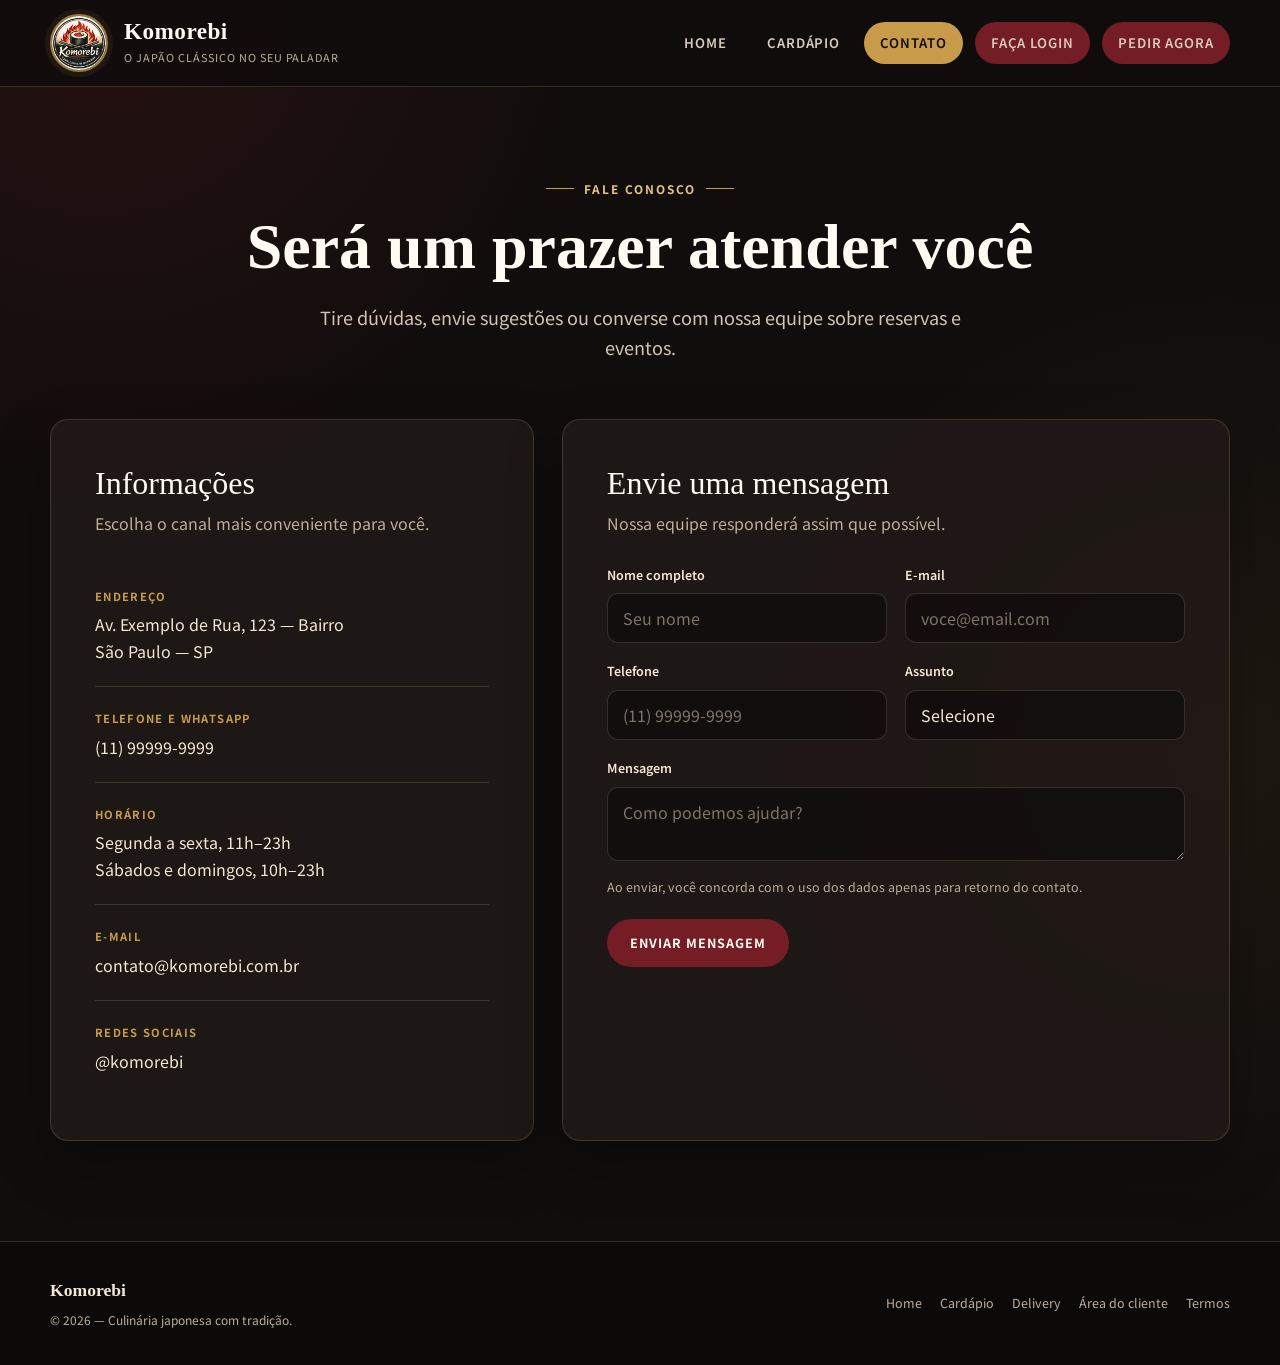
<file: template/contato.html>
<!DOCTYPE html>
<html lang="pt-br">
<head>
  <meta charset="utf-8">
  <meta name="viewport" content="width=device-width, initial-scale=1">
  <meta name="description" content="Entre em contato com o restaurante Komorebi.">
  <title>Contato | Komorebi</title>
  <link rel="icon" href="../static/img/logo.png" type="image/png">
  <link href="https://cdn.jsdelivr.net/npm/bootstrap@5.3.8/dist/css/bootstrap.min.css" rel="stylesheet">
  <link href="https://fonts.googleapis.com/css2?family=Noto+Sans+JP:wght@300;400;500;700&display=swap" rel="stylesheet">
  <link href="../static/css/theme.css?v=8" rel="stylesheet">
</head>
<body>
  <header class="site-header"><nav class="navbar navbar-expand-lg" aria-label="Navegação principal"><div class="container-fluid"><a class="navbar-brand d-flex align-items-center" href="index.html"><img class="brand-logo" src="../static/img/logo.png" alt="Logo Komorebi"><span class="ms-3"><span class="brand-title d-block">Komorebi</span><span class="brand-sub d-block">O Japão clássico no seu paladar</span></span></a><button class="navbar-toggler" type="button" data-bs-toggle="collapse" data-bs-target="#navbarNav" aria-controls="navbarNav" aria-expanded="false" aria-label="Abrir menu"><span class="navbar-toggler-icon"></span></button><div class="collapse navbar-collapse" id="navbarNav"><ul class="navbar-nav ms-auto"><li class="nav-item"><a class="nav-link" href="index.html">Home</a></li><li class="nav-item"><a class="nav-link" href="cardapio.html">Cardápio</a></li><li class="nav-item"><a class="nav-link active" href="contato.html">Contato</a></li><li class="nav-item"><a class="nav-link nav-order" href="login_cliente.html">Faça Login</a></li><li class="nav-item"><a class="nav-link nav-order" href="delivery.html">Pedir agora</a></li></ul></div></div></nav></header>

  <section class="page-hero container-narrow"><p class="eyebrow">Fale conosco</p><h1 class="page-title">Será um prazer atender você</h1><p class="lead-copy">Tire dúvidas, envie sugestões ou converse com nossa equipe sobre reservas e eventos.</p></section>

  <main class="contact-layout container-narrow">
    <aside class="contact-panel">
      <h2 class="panel-title">Informações</h2><p class="panel-copy">Escolha o canal mais conveniente para você.</p>
      <div class="contact-list">
        <div class="contact-item"><small>Endereço</small><p>Av. Exemplo de Rua, 123 — Bairro<br>São Paulo — SP</p></div>
        <div class="contact-item"><small>Telefone e WhatsApp</small><a href="tel:+5511999999999">(11) 99999-9999</a></div>
        <div class="contact-item"><small>Horário</small><p>Segunda a sexta, 11h–23h<br>Sábados e domingos, 10h–23h</p></div>
        <div class="contact-item"><small>E-mail</small><a href="mailto:contato@komorebi.com.br">contato@komorebi.com.br</a></div>
        <div class="contact-item"><small>Redes sociais</small><a href="https://instagram.com/komorebi" target="_blank" rel="noopener noreferrer">@komorebi</a></div>
      </div>
    </aside>

    <section class="form-panel">
      <h2 class="panel-title">Envie uma mensagem</h2><p class="panel-copy">Nossa equipe responderá assim que possível.</p>
      <form class="demo-form">
        <div class="field-grid">
          <div><label class="form-label" for="nome">Nome completo</label><input class="form-control" id="nome" name="nome" autocomplete="name" required placeholder="Seu nome"></div>
          <div><label class="form-label" for="email">E-mail</label><input class="form-control" id="email" name="email" type="email" autocomplete="email" required placeholder="voce@email.com"></div>
          <div><label class="form-label" for="telefone">Telefone</label><input class="form-control" id="telefone" name="telefone" type="tel" inputmode="tel" maxlength="15" placeholder="(11) 99999-9999"></div>
          <div><label class="form-label" for="motivo">Assunto</label><select class="form-control" id="motivo" name="motivo" required><option value="">Selecione</option><option>Reserva</option><option>Dúvida</option><option>Sugestão</option><option>Evento</option><option>Outro</option></select></div>
          <div class="field-full"><label class="form-label" for="mensagem">Mensagem</label><textarea class="form-control" id="mensagem" name="mensagem" required placeholder="Como podemos ajudar?"></textarea></div>
        </div>
        <p class="form-note">Ao enviar, você concorda com o uso dos dados apenas para retorno do contato.</p>
        <button class="btn-send" type="submit">Enviar mensagem</button><div class="form-feedback" role="status">Mensagem preparada com sucesso. Integre o formulário a um backend para realizar o envio.</div>
      </form>
    </section>
  </main>

  <footer class="site-footer"><div class="footer-inner"><div class="footer-brand"><strong>Komorebi</strong><span>© <span data-current-year></span> — Culinária japonesa com tradição.</span></div><div class="footer-links"><a href="index.html">Home</a><a href="cardapio.html">Cardápio</a><a href="delivery.html">Delivery</a><a href="login_cliente.html">Área do cliente</a><a href="termos.html">Termos</a></div></div></footer>
  <script src="https://cdn.jsdelivr.net/npm/bootstrap@5.3.8/dist/js/bootstrap.bundle.min.js"></script>
  <script src="../static/js/site.js?v=5"></script>
</body>
</html>
</file>
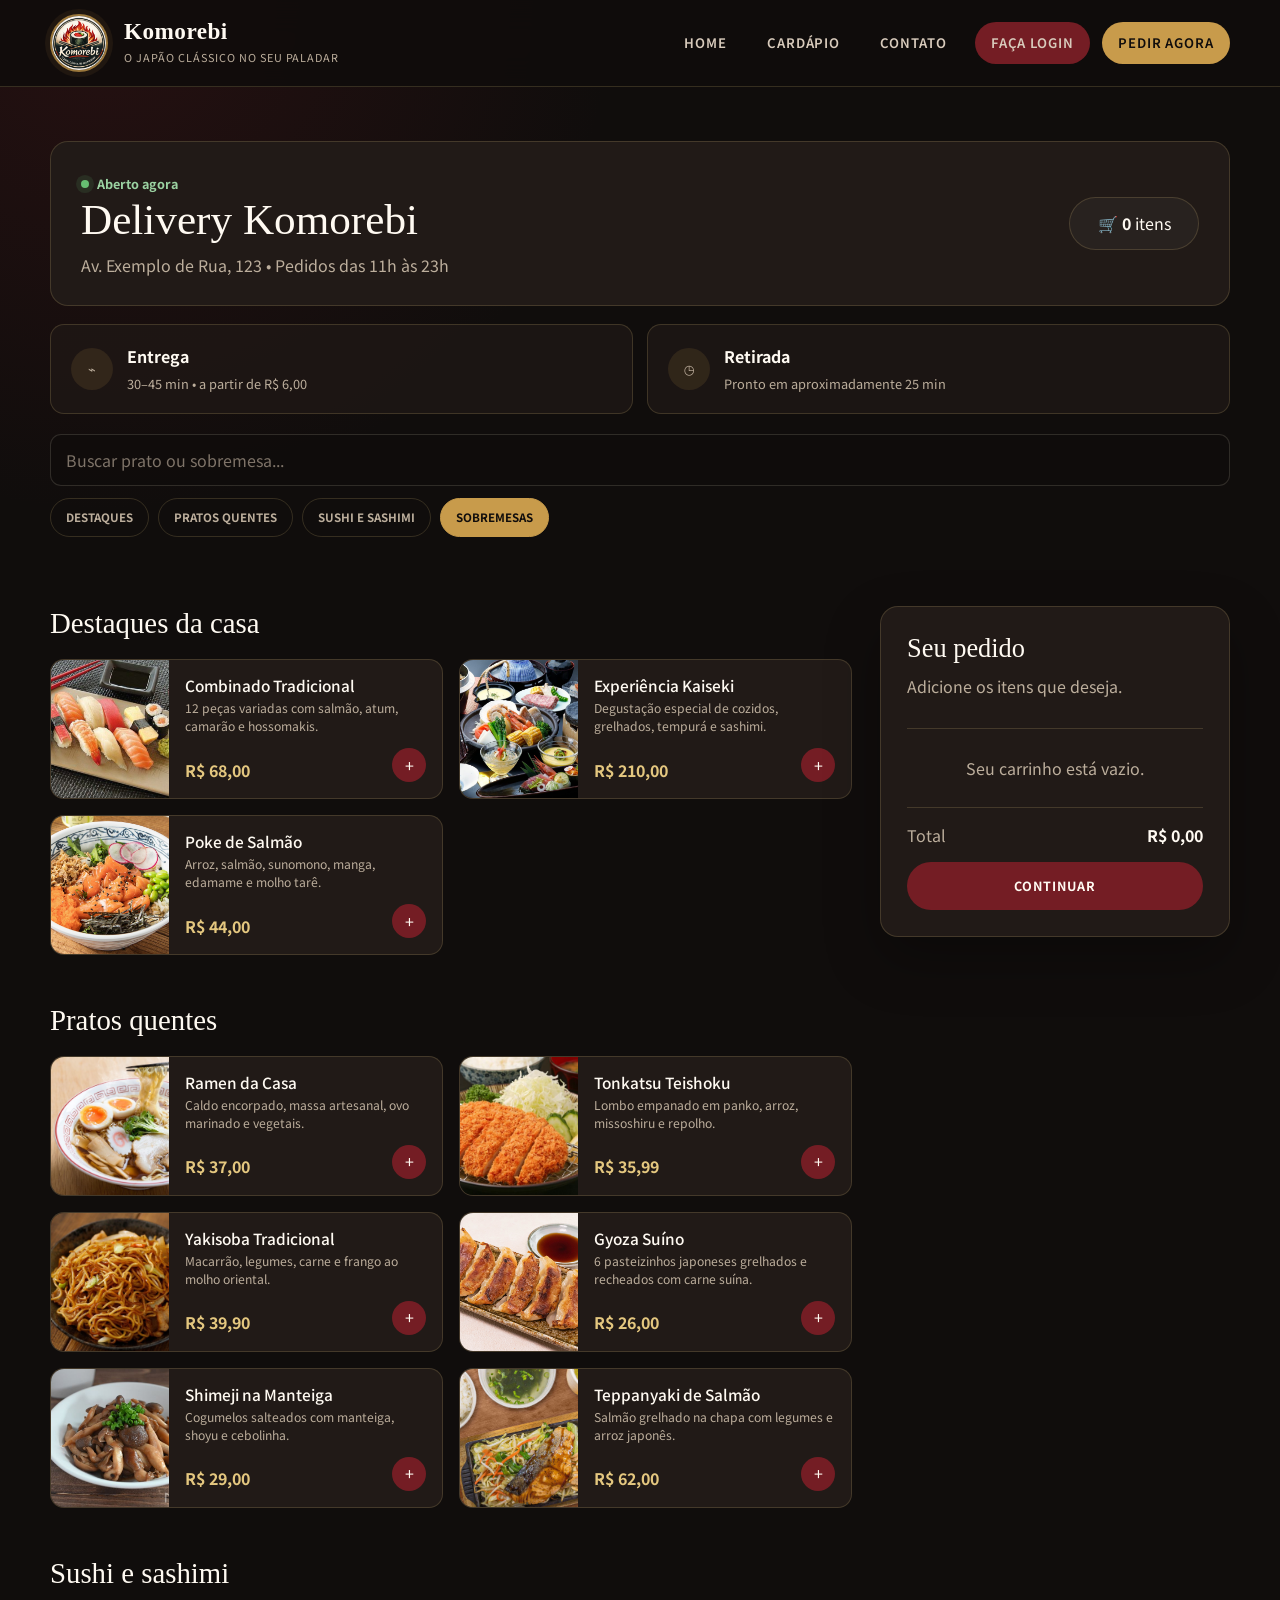
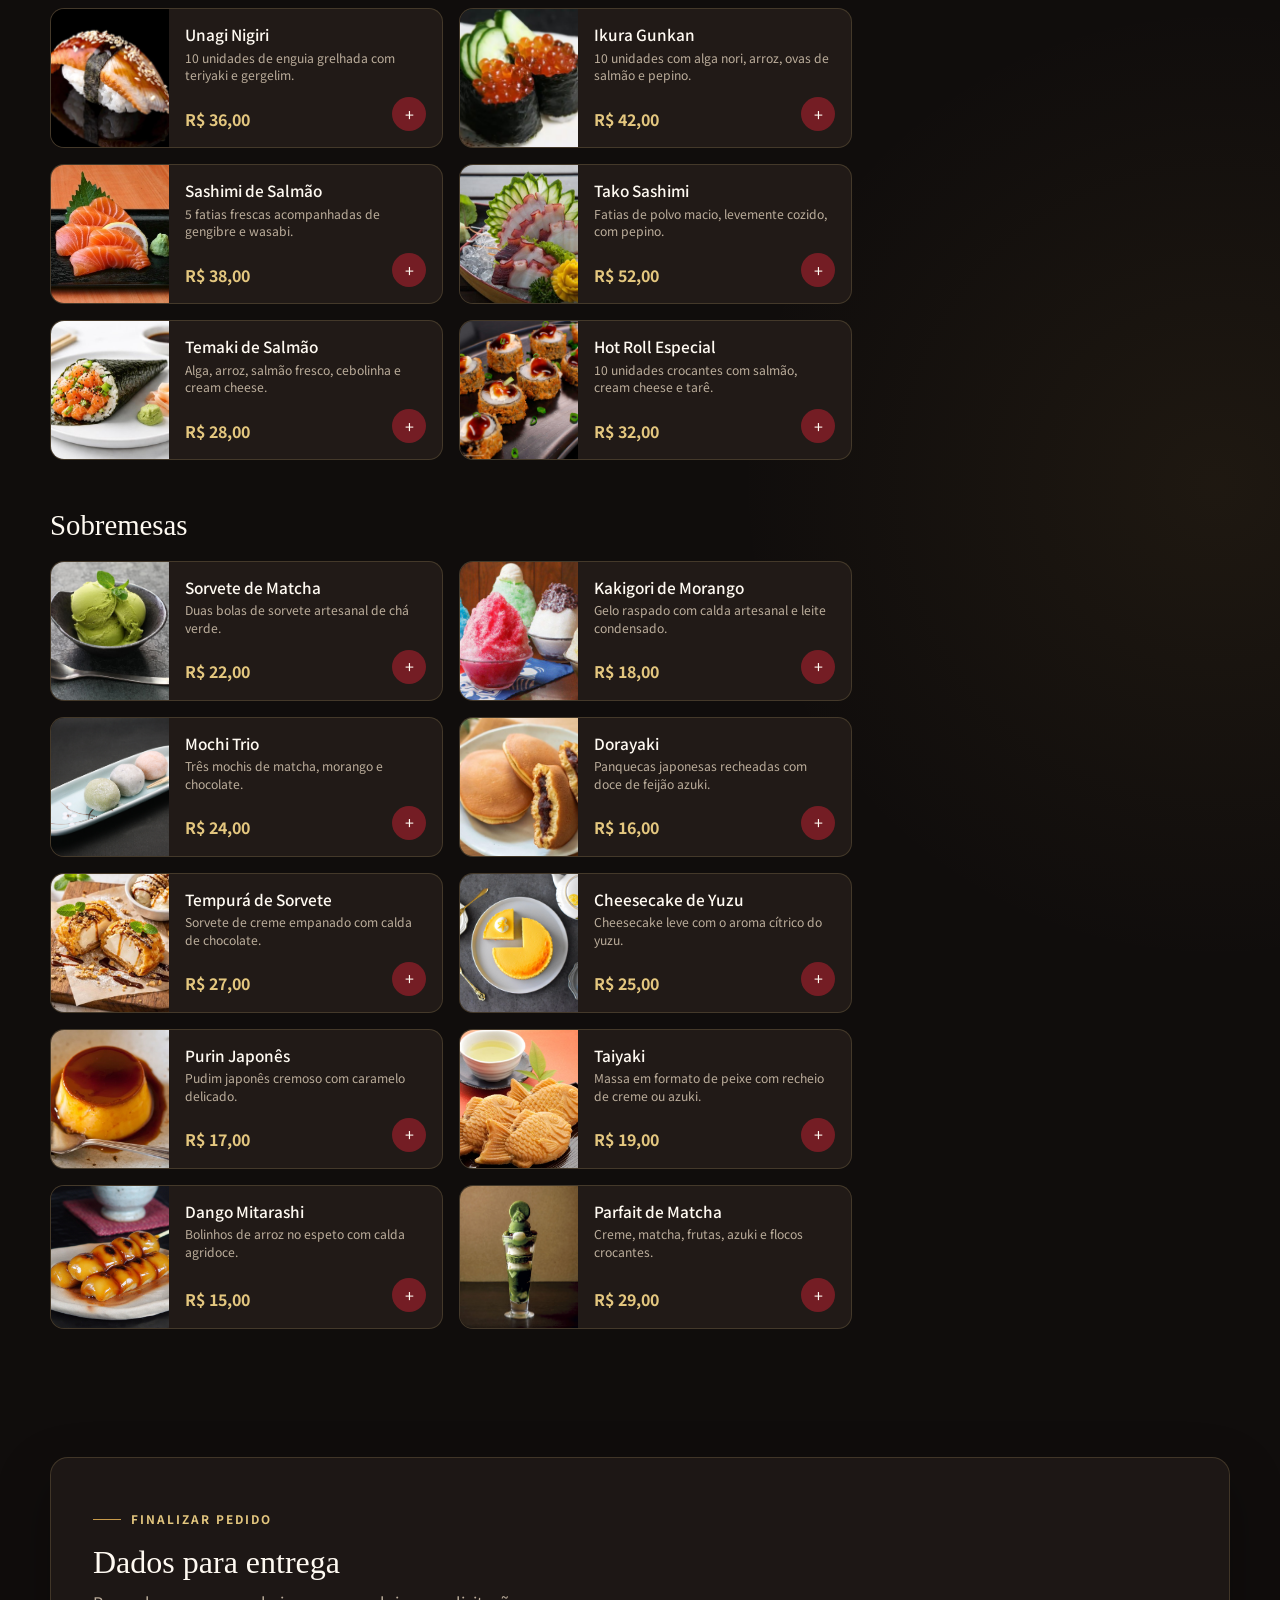
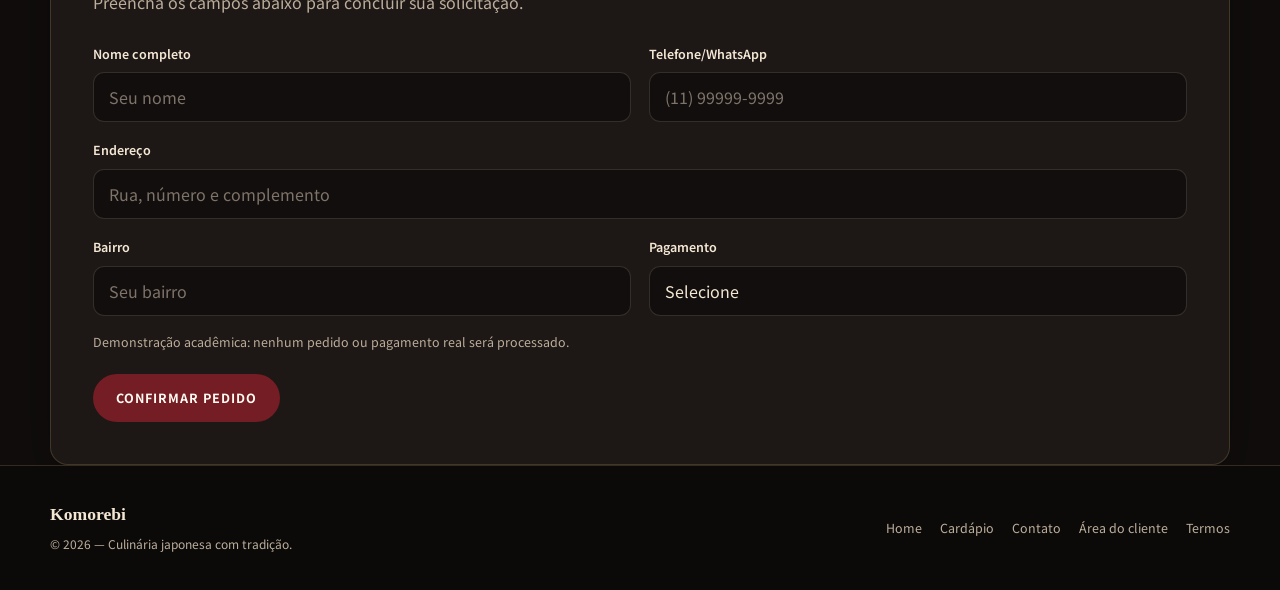
<file: template/delivery.html>
<!DOCTYPE html>
<html lang="pt-br">
<head>
  <meta charset="utf-8">
  <meta name="viewport" content="width=device-width, initial-scale=1">
  <meta name="description" content="Peça seus pratos favoritos do Komorebi pelo delivery.">
  <title>Delivery | Komorebi</title>
  <link rel="icon" href="../static/img/logo.png" type="image/png">
  <link href="https://cdn.jsdelivr.net/npm/bootstrap@5.3.8/dist/css/bootstrap.min.css" rel="stylesheet">
  <link href="https://fonts.googleapis.com/css2?family=Noto+Sans+JP:wght@300;400;500;700&display=swap" rel="stylesheet">
  <link href="../static/css/theme.css?v=8" rel="stylesheet">
</head>
<body>
  <header class="site-header"><nav class="navbar navbar-expand-lg" aria-label="Navegação principal"><div class="container-fluid"><a class="navbar-brand d-flex align-items-center" href="index.html"><img class="brand-logo" src="../static/img/logo.png" alt="Logo Komorebi"><span class="ms-3"><span class="brand-title d-block">Komorebi</span><span class="brand-sub d-block">O Japão clássico no seu paladar</span></span></a><button class="navbar-toggler" type="button" data-bs-toggle="collapse" data-bs-target="#navbarNav" aria-controls="navbarNav" aria-expanded="false" aria-label="Abrir menu"><span class="navbar-toggler-icon"></span></button><div class="collapse navbar-collapse" id="navbarNav"><ul class="navbar-nav ms-auto"><li class="nav-item"><a class="nav-link" href="index.html">Home</a></li><li class="nav-item"><a class="nav-link" href="cardapio.html">Cardápio</a></li><li class="nav-item"><a class="nav-link" href="contato.html">Contato</a></li><li class="nav-item"><a class="nav-link nav-order" href="login_cliente.html">Faça Login</a></li><li class="nav-item"><a class="nav-link nav-order active" href="delivery.html">Pedir agora</a></li></ul></div></div></nav></header>

  <main class="container-narrow">
    <section class="delivery-top">
      <div class="restaurant-bar">
        <div><span class="open-badge">Aberto agora</span><h1>Delivery Komorebi</h1><p>Av. Exemplo de Rua, 123 • Pedidos das 11h às 23h</p></div>
        <div class="cart-pill">🛒 <strong id="cart-count">0</strong> itens</div>
      </div>
      <div class="service-grid">
        <div class="service-card"><span class="service-icon">⌁</span><div><strong>Entrega</strong><span>30–45 min • a partir de R$ 6,00</span></div></div>
        <div class="service-card"><span class="service-icon">◷</span><div><strong>Retirada</strong><span>Pronto em aproximadamente 25 min</span></div></div>
      </div>
      <div class="search-box"><input class="form-control" id="product-search" type="search" placeholder="Buscar prato ou sobremesa..." aria-label="Buscar produtos"></div>
      <nav class="category-tabs" aria-label="Categorias"><a class="active" href="#destaques">Destaques</a><a href="#quentes">Pratos quentes</a><a href="#frios">Sushi e sashimi</a><a href="#sobremesas">Sobremesas</a></nav>
    </section>

    <div class="delivery-content">
      <div id="product-area">
        <section class="product-section" id="destaques">
          <h2>Destaques da casa</h2>
          <div class="product-list">
            <article class="product-item" data-product="Combinado Tradicional" data-price="68"><img src="../static/img/CARDAPIO3.png" alt="Combinado Tradicional"><div class="product-copy"><h3>Combinado Tradicional</h3><p>12 peças variadas com salmão, atum, camarão e hossomakis.</p><span class="product-price">R$ 68,00</span><button class="add-item" type="button" aria-label="Adicionar Combinado Tradicional">+</button></div></article>
            <article class="product-item" data-product="Experiência Kaiseki" data-price="210"><img src="../static/img/CARDAPIO4.png" alt="Experiência Kaiseki"><div class="product-copy"><h3>Experiência Kaiseki</h3><p>Degustação especial de cozidos, grelhados, tempurá e sashimi.</p><span class="product-price">R$ 210,00</span><button class="add-item" type="button" aria-label="Adicionar Experiência Kaiseki">+</button></div></article>
            <article class="product-item" data-product="Poke de Salmão" data-price="44"><img src="../static/img/pratos/poke-salmao.jpg" alt="Poke de Salmão"><div class="product-copy"><h3>Poke de Salmão</h3><p>Arroz, salmão, sunomono, manga, edamame e molho tarê.</p><span class="product-price">R$ 44,00</span><button class="add-item" type="button" aria-label="Adicionar Poke de Salmão">+</button></div></article>
          </div>
        </section>
        <section class="product-section" id="quentes">
          <h2>Pratos quentes</h2>
          <div class="product-list">
            <article class="product-item" data-product="Ramen da Casa" data-price="37"><img src="../static/img/CARDAPIO9.png" alt="Ramen da Casa"><div class="product-copy"><h3>Ramen da Casa</h3><p>Caldo encorpado, massa artesanal, ovo marinado e vegetais.</p><span class="product-price">R$ 37,00</span><button class="add-item" type="button" aria-label="Adicionar Ramen da Casa">+</button></div></article>
            <article class="product-item" data-product="Tonkatsu Teishoku" data-price="35.99"><img src="../static/img/CARDAPIO10.png" alt="Tonkatsu Teishoku"><div class="product-copy"><h3>Tonkatsu Teishoku</h3><p>Lombo empanado em panko, arroz, missoshiru e repolho.</p><span class="product-price">R$ 35,99</span><button class="add-item" type="button" aria-label="Adicionar Tonkatsu Teishoku">+</button></div></article>
            <article class="product-item" data-product="Yakisoba Tradicional" data-price="39.90"><img src="../static/img/pratos/yakisoba.jpg" alt="Yakisoba Tradicional"><div class="product-copy"><h3>Yakisoba Tradicional</h3><p>Macarrão, legumes, carne e frango ao molho oriental.</p><span class="product-price">R$ 39,90</span><button class="add-item" type="button" aria-label="Adicionar Yakisoba Tradicional">+</button></div></article>
            <article class="product-item" data-product="Gyoza Suíno" data-price="26"><img src="../static/img/pratos/gyoza.jpg" alt="Gyoza Suíno"><div class="product-copy"><h3>Gyoza Suíno</h3><p>6 pasteizinhos japoneses grelhados e recheados com carne suína.</p><span class="product-price">R$ 26,00</span><button class="add-item" type="button" aria-label="Adicionar Gyoza Suíno">+</button></div></article>
            <article class="product-item" data-product="Shimeji na Manteiga" data-price="29"><img src="../static/img/pratos/shimeji.jpg" alt="Shimeji na Manteiga"><div class="product-copy"><h3>Shimeji na Manteiga</h3><p>Cogumelos salteados com manteiga, shoyu e cebolinha.</p><span class="product-price">R$ 29,00</span><button class="add-item" type="button" aria-label="Adicionar Shimeji na Manteiga">+</button></div></article>
            <article class="product-item" data-product="Teppanyaki de Salmão" data-price="62"><img src="../static/img/pratos/teppanyaki-salmao.jpg" alt="Teppanyaki de Salmão"><div class="product-copy"><h3>Teppanyaki de Salmão</h3><p>Salmão grelhado na chapa com legumes e arroz japonês.</p><span class="product-price">R$ 62,00</span><button class="add-item" type="button" aria-label="Adicionar Teppanyaki de Salmão">+</button></div></article>
          </div>
        </section>
        <section class="product-section" id="frios">
          <h2>Sushi e sashimi</h2>
          <div class="product-list">
            <article class="product-item" data-product="Unagi Nigiri" data-price="36"><img src="../static/img/CARDAPIO1.png" alt="Unagi Nigiri"><div class="product-copy"><h3>Unagi Nigiri</h3><p>10 unidades de enguia grelhada com teriyaki e gergelim.</p><span class="product-price">R$ 36,00</span><button class="add-item" type="button" aria-label="Adicionar Unagi Nigiri">+</button></div></article>
            <article class="product-item" data-product="Ikura Gunkan" data-price="42"><img src="../static/img/CARDAPIO2.png" alt="Ikura Gunkan"><div class="product-copy"><h3>Ikura Gunkan</h3><p>10 unidades com alga nori, arroz, ovas de salmão e pepino.</p><span class="product-price">R$ 42,00</span><button class="add-item" type="button" aria-label="Adicionar Ikura Gunkan">+</button></div></article>
            <article class="product-item" data-product="Sashimi de Salmão" data-price="38"><img src="../static/img/CARDAPIO5.png" alt="Sashimi de Salmão"><div class="product-copy"><h3>Sashimi de Salmão</h3><p>5 fatias frescas acompanhadas de gengibre e wasabi.</p><span class="product-price">R$ 38,00</span><button class="add-item" type="button" aria-label="Adicionar Sashimi de Salmão">+</button></div></article>
            <article class="product-item" data-product="Tako Sashimi" data-price="52"><img src="../static/img/CARDAPIO6.png" alt="Tako Sashimi"><div class="product-copy"><h3>Tako Sashimi</h3><p>Fatias de polvo macio, levemente cozido, com pepino.</p><span class="product-price">R$ 52,00</span><button class="add-item" type="button" aria-label="Adicionar Tako Sashimi">+</button></div></article>
            <article class="product-item" data-product="Temaki de Salmão" data-price="28"><img src="../static/img/pratos/temaki-salmao.jpg" alt="Temaki de Salmão"><div class="product-copy"><h3>Temaki de Salmão</h3><p>Alga, arroz, salmão fresco, cebolinha e cream cheese.</p><span class="product-price">R$ 28,00</span><button class="add-item" type="button" aria-label="Adicionar Temaki de Salmão">+</button></div></article>
            <article class="product-item" data-product="Hot Roll Especial" data-price="32"><img src="../static/img/pratos/hot-roll.jpg" alt="Hot Roll Especial"><div class="product-copy"><h3>Hot Roll Especial</h3><p>10 unidades crocantes com salmão, cream cheese e tarê.</p><span class="product-price">R$ 32,00</span><button class="add-item" type="button" aria-label="Adicionar Hot Roll Especial">+</button></div></article>
          </div>
        </section>
        <section class="product-section" id="sobremesas">
          <h2>Sobremesas</h2>
          <div class="product-list">
            <article class="product-item" data-product="Sorvete de Matcha" data-price="22"><img src="../static/img/CARDAPIO7.png" alt="Sorvete de Matcha"><div class="product-copy"><h3>Sorvete de Matcha</h3><p>Duas bolas de sorvete artesanal de chá verde.</p><span class="product-price">R$ 22,00</span><button class="add-item" type="button" aria-label="Adicionar Sorvete de Matcha">+</button></div></article>
            <article class="product-item" data-product="Kakigori de Morango" data-price="18"><img src="../static/img/CARDAPIO8.png" alt="Kakigori de Morango"><div class="product-copy"><h3>Kakigori de Morango</h3><p>Gelo raspado com calda artesanal e leite condensado.</p><span class="product-price">R$ 18,00</span><button class="add-item" type="button" aria-label="Adicionar Kakigori de Morango">+</button></div></article>
            <article class="product-item" data-product="Mochi Trio" data-price="24"><img src="../static/img/pratos/mochi-trio.jpg" alt="Mochi Trio"><div class="product-copy"><h3>Mochi Trio</h3><p>Três mochis de matcha, morango e chocolate.</p><span class="product-price">R$ 24,00</span><button class="add-item" type="button" aria-label="Adicionar Mochi Trio">+</button></div></article>
            <article class="product-item" data-product="Dorayaki" data-price="16"><img src="../static/img/pratos/dorayaki.jpg" alt="Dorayaki"><div class="product-copy"><h3>Dorayaki</h3><p>Panquecas japonesas recheadas com doce de feijão azuki.</p><span class="product-price">R$ 16,00</span><button class="add-item" type="button" aria-label="Adicionar Dorayaki">+</button></div></article>
            <article class="product-item" data-product="Tempurá de Sorvete" data-price="27"><img src="../static/img/pratos/tempura-sorvete.jpg" alt="Tempurá de Sorvete"><div class="product-copy"><h3>Tempurá de Sorvete</h3><p>Sorvete de creme empanado com calda de chocolate.</p><span class="product-price">R$ 27,00</span><button class="add-item" type="button" aria-label="Adicionar Tempurá de Sorvete">+</button></div></article>
            <article class="product-item" data-product="Cheesecake de Yuzu" data-price="25"><img src="../static/img/pratos/cheesecake-yuzu.jpg" alt="Cheesecake de Yuzu"><div class="product-copy"><h3>Cheesecake de Yuzu</h3><p>Cheesecake leve com o aroma cítrico do yuzu.</p><span class="product-price">R$ 25,00</span><button class="add-item" type="button" aria-label="Adicionar Cheesecake de Yuzu">+</button></div></article>
            <article class="product-item" data-product="Purin Japonês" data-price="17"><img src="../static/img/pratos/purin.jpg" alt="Purin Japonês"><div class="product-copy"><h3>Purin Japonês</h3><p>Pudim japonês cremoso com caramelo delicado.</p><span class="product-price">R$ 17,00</span><button class="add-item" type="button" aria-label="Adicionar Purin Japonês">+</button></div></article>
            <article class="product-item" data-product="Taiyaki" data-price="19"><img src="../static/img/pratos/taiyaki.jpg" alt="Taiyaki"><div class="product-copy"><h3>Taiyaki</h3><p>Massa em formato de peixe com recheio de creme ou azuki.</p><span class="product-price">R$ 19,00</span><button class="add-item" type="button" aria-label="Adicionar Taiyaki">+</button></div></article>
            <article class="product-item" data-product="Dango Mitarashi" data-price="15"><img src="../static/img/pratos/dango-mitarashi.jpg" alt="Dango Mitarashi"><div class="product-copy"><h3>Dango Mitarashi</h3><p>Bolinhos de arroz no espeto com calda agridoce.</p><span class="product-price">R$ 15,00</span><button class="add-item" type="button" aria-label="Adicionar Dango Mitarashi">+</button></div></article>
            <article class="product-item" data-product="Parfait de Matcha" data-price="29"><img src="../static/img/pratos/parfait-matcha.jpg" alt="Parfait de Matcha"><div class="product-copy"><h3>Parfait de Matcha</h3><p>Creme, matcha, frutas, azuki e flocos crocantes.</p><span class="product-price">R$ 29,00</span><button class="add-item" type="button" aria-label="Adicionar Parfait de Matcha">+</button></div></article>
          </div>
        </section>
      </div>

      <aside class="order-summary" aria-label="Resumo do pedido">
        <h2>Seu pedido</h2>
        <p class="panel-copy">Adicione os itens que deseja.</p>
        <div class="order-empty" id="order-items">Seu carrinho está vazio.</div>
        <div class="summary-row"><span>Total</span><strong id="cart-total">R$ 0,00</strong></div>
        <a class="btn-checkout w-100" href="#checkout">Continuar</a>
      </aside>
    </div>

    <section class="checkout-panel" id="checkout">
      <p class="eyebrow">Finalizar pedido</p><h2 class="panel-title">Dados para entrega</h2><p class="panel-copy">Preencha os campos abaixo para concluir sua solicitação.</p>
      <form class="demo-form">
        <div class="field-grid">
          <div><label class="form-label" for="nome">Nome completo</label><input class="form-control" id="nome" name="nome" autocomplete="name" required placeholder="Seu nome"></div>
          <div><label class="form-label" for="telefone">Telefone/WhatsApp</label><input class="form-control" id="telefone" name="telefone" type="tel" inputmode="tel" maxlength="15" required placeholder="(11) 99999-9999"></div>
          <div class="field-full"><label class="form-label" for="endereco">Endereço</label><input class="form-control" id="endereco" name="endereco" required placeholder="Rua, número e complemento"></div>
          <div><label class="form-label" for="bairro">Bairro</label><input class="form-control" id="bairro" name="bairro" required placeholder="Seu bairro"></div>
          <div><label class="form-label" for="pagamento">Pagamento</label><select class="form-control" id="pagamento" name="pagamento" required><option value="">Selecione</option><option>Pix</option><option>Cartão na entrega</option><option>Dinheiro</option></select></div>
        </div>
        <p class="form-note">Demonstração acadêmica: nenhum pedido ou pagamento real será processado.</p>
        <button class="btn-checkout" type="submit">Confirmar pedido</button><div class="form-feedback" role="status">Dados registrados para demonstração. Integre um backend para processar pedidos reais.</div>
      </form>
    </section>
  </main>

  <footer class="site-footer mt-5"><div class="footer-inner"><div class="footer-brand"><strong>Komorebi</strong><span>© <span data-current-year></span> — Culinária japonesa com tradição.</span></div><div class="footer-links"><a href="index.html">Home</a><a href="cardapio.html">Cardápio</a><a href="contato.html">Contato</a><a href="login_cliente.html">Área do cliente</a><a href="termos.html">Termos</a></div></div></footer>
  <script src="https://cdn.jsdelivr.net/npm/bootstrap@5.3.8/dist/js/bootstrap.bundle.min.js"></script>
  <script src="../static/js/site.js?v=5"></script>
</body>
</html>
</file>
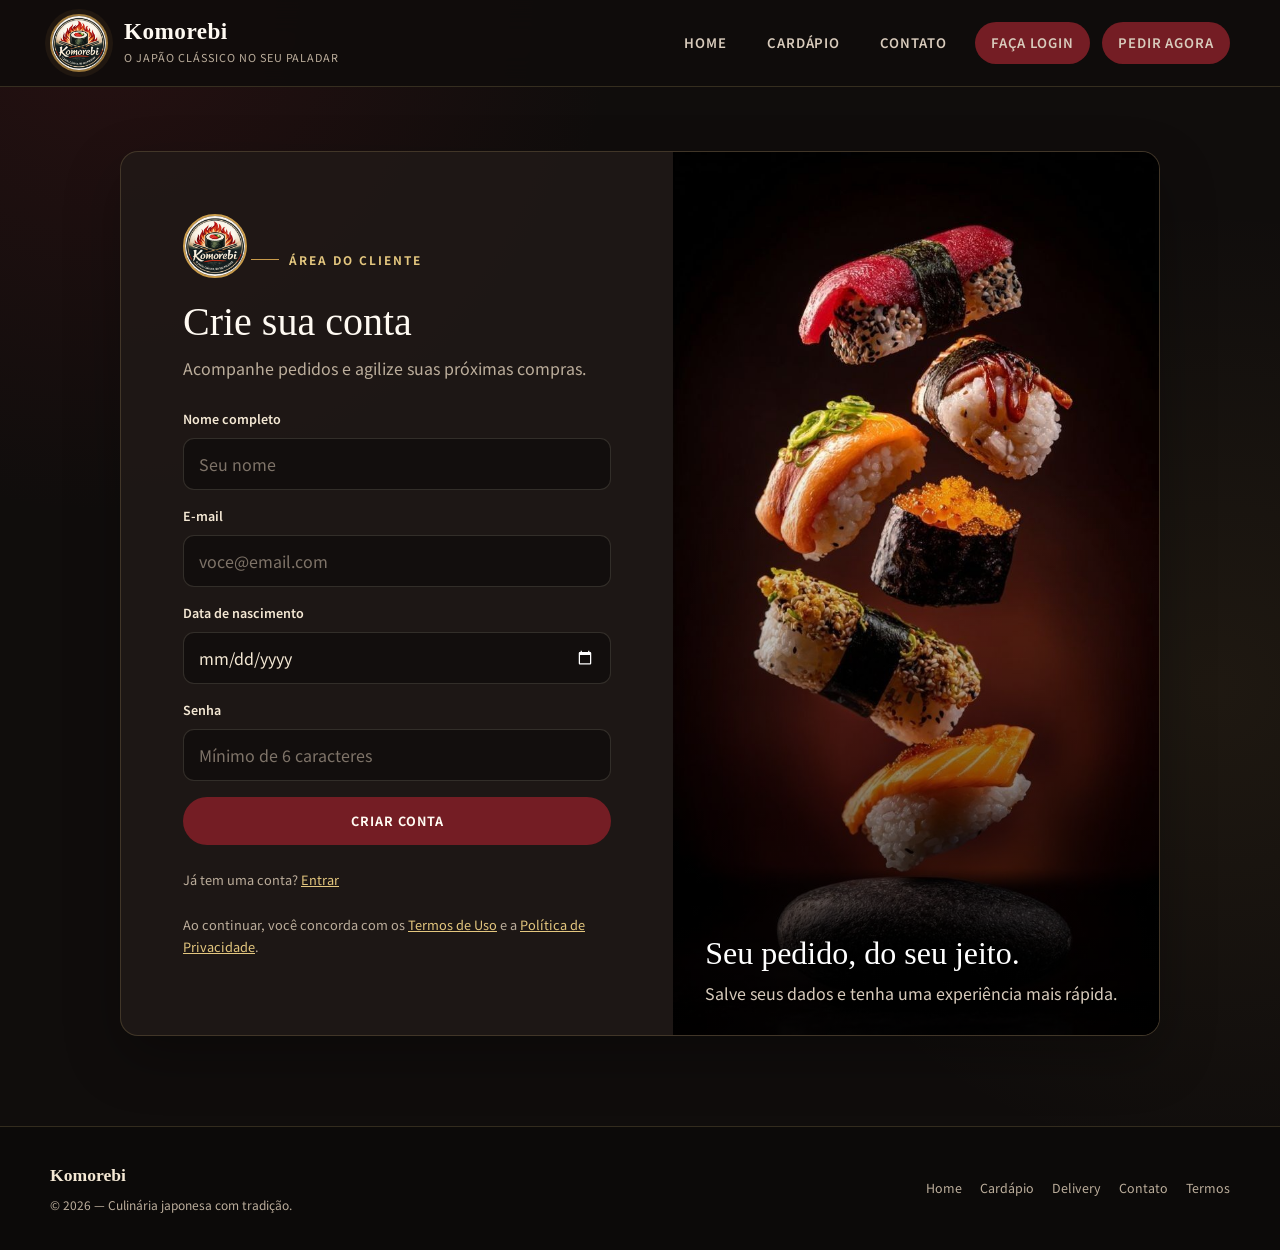
<file: template/login_cliente.html>
<!DOCTYPE html>
<html lang="pt-br">
<head>
  <meta charset="utf-8">
  <meta name="viewport" content="width=device-width, initial-scale=1">
  <meta name="description" content="Crie sua conta de cliente no Komorebi.">
  <title>Área do Cliente | Komorebi</title>
  <link rel="icon" href="../static/img/logo.png" type="image/png">
  <link href="https://cdn.jsdelivr.net/npm/bootstrap@5.3.8/dist/css/bootstrap.min.css" rel="stylesheet">
  <link href="https://fonts.googleapis.com/css2?family=Noto+Sans+JP:wght@300;400;500;700&display=swap" rel="stylesheet">
  <link href="../static/css/theme.css?v=8" rel="stylesheet">
</head>
<body>
  <header class="site-header"><nav class="navbar navbar-expand-lg" aria-label="Navegação principal"><div class="container-fluid"><a class="navbar-brand d-flex align-items-center" href="index.html"><img class="brand-logo" src="../static/img/logo.png" alt="Logo Komorebi"><span class="ms-3"><span class="brand-title d-block">Komorebi</span><span class="brand-sub d-block">O Japão clássico no seu paladar</span></span></a><button class="navbar-toggler" type="button" data-bs-toggle="collapse" data-bs-target="#navbarNav" aria-controls="navbarNav" aria-expanded="false" aria-label="Abrir menu"><span class="navbar-toggler-icon"></span></button><div class="collapse navbar-collapse" id="navbarNav"><ul class="navbar-nav ms-auto"><li class="nav-item"><a class="nav-link" href="index.html">Home</a></li><li class="nav-item"><a class="nav-link" href="cardapio.html">Cardápio</a></li><li class="nav-item"><a class="nav-link" href="contato.html">Contato</a></li><li class="nav-item"><a class="nav-link nav-order" href="login_cliente.html">Faça Login</a></li><li class="nav-item"><a class="nav-link nav-order" href="delivery.html">Pedir agora</a></li></ul></div></div></nav></header>

  <main class="register-page">
    <section class="register-card">
      <div class="register-form-side">
        <img class="register-mark" src="../static/img/logo.png" alt="">
        <p class="eyebrow">Área do cliente</p>
        <h1 class="register-title">Crie sua conta</h1>
        <p class="register-subtitle">Acompanhe pedidos e agilize suas próximas compras.</p>
        <form class="register-form demo-form">
          <div><label class="form-label" for="nome">Nome completo</label><input class="form-control-register" id="nome" name="nome" autocomplete="name" required placeholder="Seu nome"></div>
          <div><label class="form-label" for="email">E-mail</label><input class="form-control-register" id="email" name="email" type="email" autocomplete="email" required placeholder="voce@email.com"></div>
          <div><label class="form-label" for="data_nascimento">Data de nascimento</label><input class="form-control-register" id="data_nascimento" name="data_nascimento" type="date" data-validate="past-date" required></div>
          <div><label class="form-label" for="senha">Senha</label><input class="form-control-register" id="senha" name="senha" type="password" minlength="6" required placeholder="Mínimo de 6 caracteres"></div>
          <button class="btn-register-submit" type="submit">Criar conta</button>
          <div class="form-feedback" role="status">Cadastro validado para demonstração. Conecte a página ao backend para criar contas reais.</div>
        </form>
        <p class="register-login-link mt-4">Já tem uma conta? <a class="link-login" href="#">Entrar</a></p>
        <p class="register-footer-text mt-4">Ao continuar, você concorda com os <a class="footer-link" href="#">Termos de Uso</a> e a <a class="footer-link" href="#">Política de Privacidade</a>.</p>
      </div>
      <div class="register-image-side"><img src="../static/img/transferir.jpg" alt="Prato japonês do Komorebi"><div class="image-caption"><h2>Seu pedido, do seu jeito.</h2><p>Salve seus dados e tenha uma experiência mais rápida.</p></div></div>
    </section>
  </main>

  <footer class="site-footer"><div class="footer-inner"><div class="footer-brand"><strong>Komorebi</strong><span>© <span data-current-year></span> — Culinária japonesa com tradição.</span></div><div class="footer-links"><a href="index.html">Home</a><a href="cardapio.html">Cardápio</a><a href="delivery.html">Delivery</a><a href="contato.html">Contato</a><a href="termos.html">Termos</a></div></div></footer>
  <script src="https://cdn.jsdelivr.net/npm/bootstrap@5.3.8/dist/js/bootstrap.bundle.min.js"></script>
  <script src="../static/js/site.js?v=5"></script>
</body>
</html>
</file>
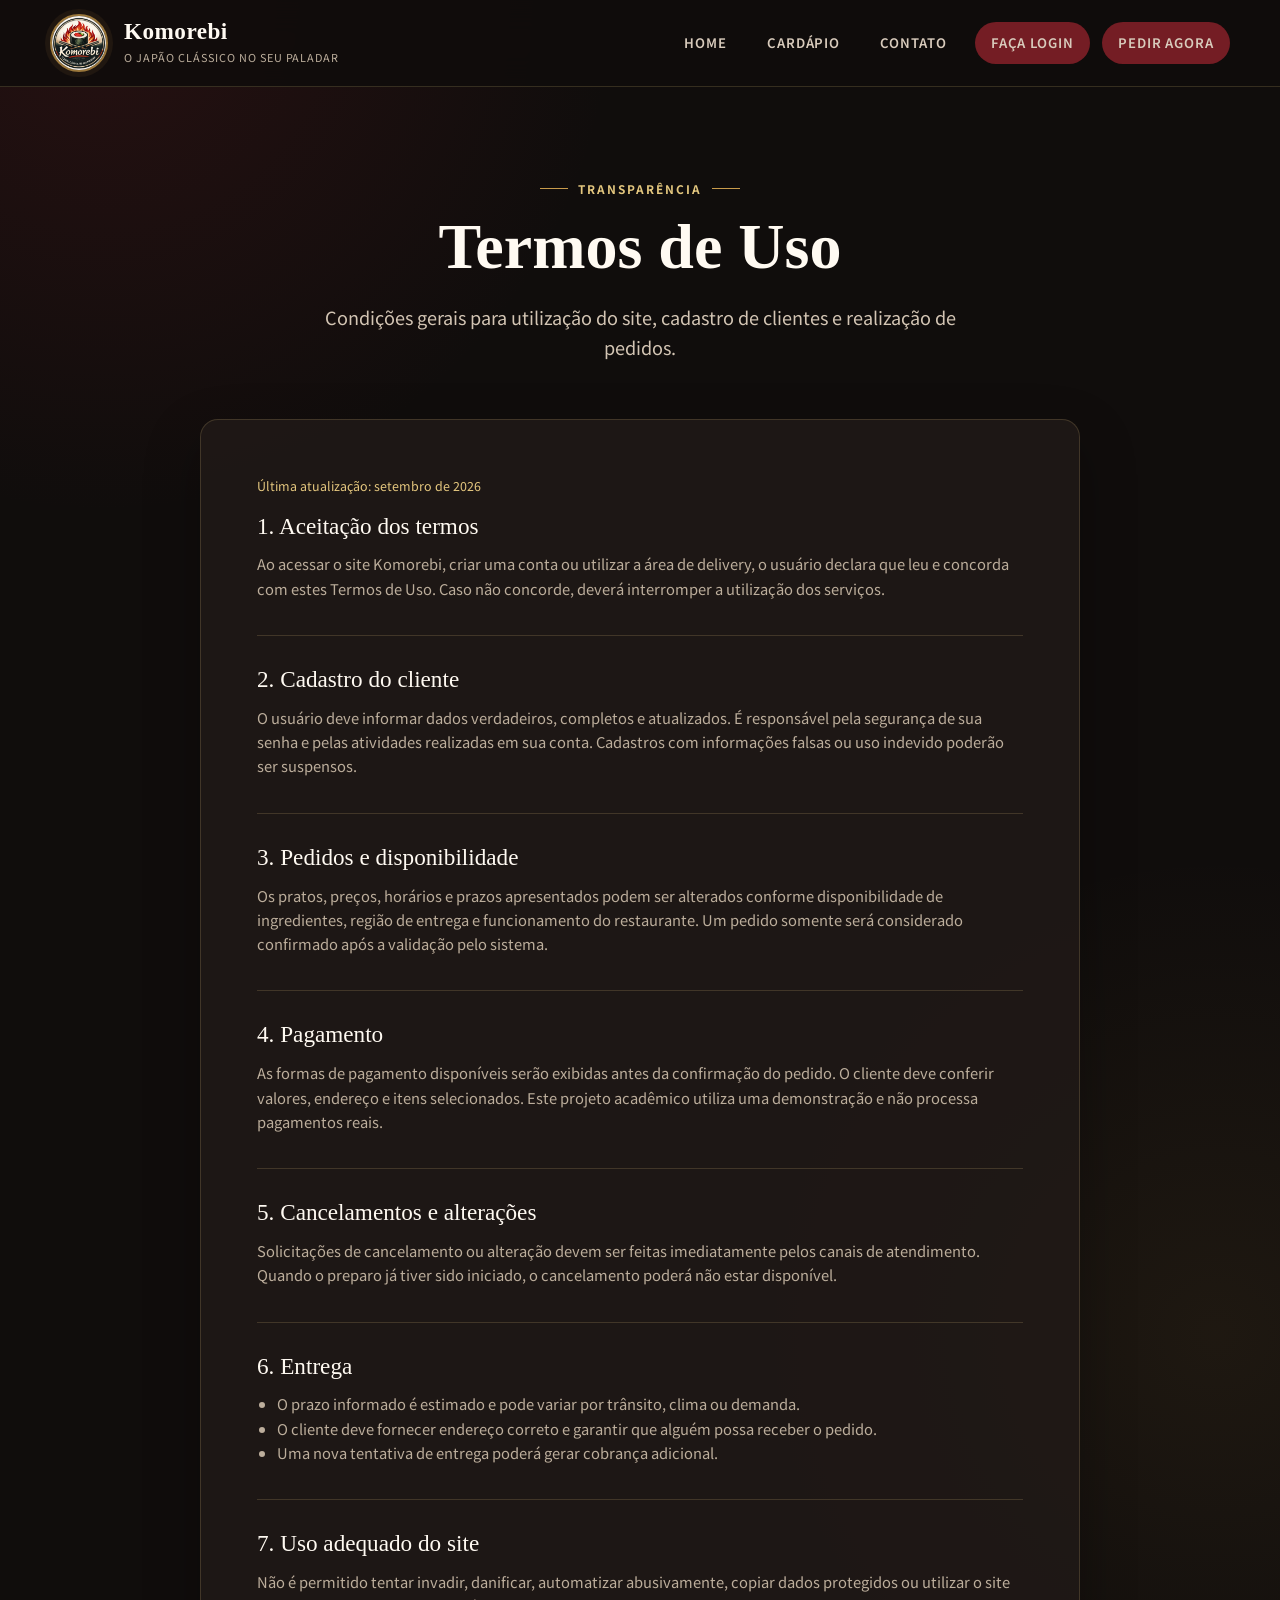
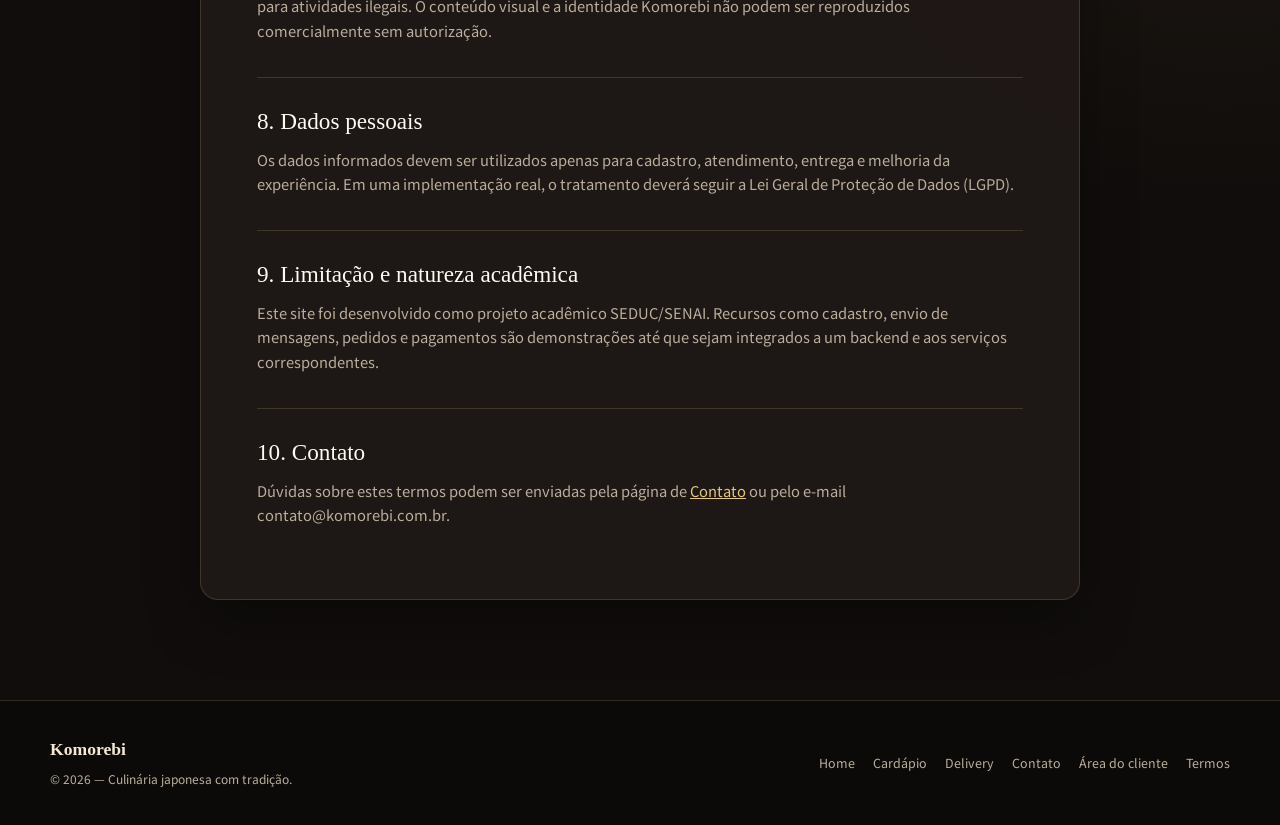
<file: template/termos.html>
<!DOCTYPE html>
<html lang="pt-br">
<head>
  <meta charset="utf-8">
  <meta name="viewport" content="width=device-width, initial-scale=1">
  <meta name="description" content="Termos de uso do site e do delivery Komorebi.">
  <title>Termos de Uso | Komorebi</title>
  <link rel="icon" href="../static/img/logo.png" type="image/png">
  <link href="https://cdn.jsdelivr.net/npm/bootstrap@5.3.8/dist/css/bootstrap.min.css" rel="stylesheet">
  <link href="https://fonts.googleapis.com/css2?family=Noto+Sans+JP:wght@300;400;500;700&display=swap" rel="stylesheet">
  <link href="../static/css/theme.css?v=8" rel="stylesheet">
</head>
<body>
  <header class="site-header"><nav class="navbar navbar-expand-lg" aria-label="Navegação principal"><div class="container-fluid"><a class="navbar-brand d-flex align-items-center" href="index.html"><img class="brand-logo" src="../static/img/logo.png" alt="Logo Komorebi"><span class="ms-3"><span class="brand-title d-block">Komorebi</span><span class="brand-sub d-block">O Japão clássico no seu paladar</span></span></a><button class="navbar-toggler" type="button" data-bs-toggle="collapse" data-bs-target="#navbarNav" aria-controls="navbarNav" aria-expanded="false" aria-label="Abrir menu"><span class="navbar-toggler-icon"></span></button><div class="collapse navbar-collapse" id="navbarNav"><ul class="navbar-nav ms-auto"><li class="nav-item"><a class="nav-link" href="index.html">Home</a></li><li class="nav-item"><a class="nav-link" href="cardapio.html">Cardápio</a></li><li class="nav-item"><a class="nav-link" href="contato.html">Contato</a></li><li class="nav-item"><a class="nav-link nav-order" href="login_cliente.html">Faça Login</a></li><li class="nav-item"><a class="nav-link nav-order" href="delivery.html">Pedir agora</a></li></ul></div></div></nav></header>

  <section class="page-hero container-narrow"><p class="eyebrow">Transparência</p><h1 class="page-title">Termos de Uso</h1><p class="lead-copy">Condições gerais para utilização do site, cadastro de clientes e realização de pedidos.</p></section>

  <main class="legal-content">
    <p class="legal-updated">Última atualização: setembro de 2026</p>
    <section><h2>1. Aceitação dos termos</h2><p>Ao acessar o site Komorebi, criar uma conta ou utilizar a área de delivery, o usuário declara que leu e concorda com estes Termos de Uso. Caso não concorde, deverá interromper a utilização dos serviços.</p></section>
    <section><h2>2. Cadastro do cliente</h2><p>O usuário deve informar dados verdadeiros, completos e atualizados. É responsável pela segurança de sua senha e pelas atividades realizadas em sua conta. Cadastros com informações falsas ou uso indevido poderão ser suspensos.</p></section>
    <section><h2>3. Pedidos e disponibilidade</h2><p>Os pratos, preços, horários e prazos apresentados podem ser alterados conforme disponibilidade de ingredientes, região de entrega e funcionamento do restaurante. Um pedido somente será considerado confirmado após a validação pelo sistema.</p></section>
    <section><h2>4. Pagamento</h2><p>As formas de pagamento disponíveis serão exibidas antes da confirmação do pedido. O cliente deve conferir valores, endereço e itens selecionados. Este projeto acadêmico utiliza uma demonstração e não processa pagamentos reais.</p></section>
    <section><h2>5. Cancelamentos e alterações</h2><p>Solicitações de cancelamento ou alteração devem ser feitas imediatamente pelos canais de atendimento. Quando o preparo já tiver sido iniciado, o cancelamento poderá não estar disponível.</p></section>
    <section><h2>6. Entrega</h2><ul><li>O prazo informado é estimado e pode variar por trânsito, clima ou demanda.</li><li>O cliente deve fornecer endereço correto e garantir que alguém possa receber o pedido.</li><li>Uma nova tentativa de entrega poderá gerar cobrança adicional.</li></ul></section>
    <section><h2>7. Uso adequado do site</h2><p>Não é permitido tentar invadir, danificar, automatizar abusivamente, copiar dados protegidos ou utilizar o site para atividades ilegais. O conteúdo visual e a identidade Komorebi não podem ser reproduzidos comercialmente sem autorização.</p></section>
    <section><h2>8. Dados pessoais</h2><p>Os dados informados devem ser utilizados apenas para cadastro, atendimento, entrega e melhoria da experiência. Em uma implementação real, o tratamento deverá seguir a Lei Geral de Proteção de Dados (LGPD).</p></section>
    <section><h2>9. Limitação e natureza acadêmica</h2><p>Este site foi desenvolvido como projeto acadêmico SEDUC/SENAI. Recursos como cadastro, envio de mensagens, pedidos e pagamentos são demonstrações até que sejam integrados a um backend e aos serviços correspondentes.</p></section>
    <section><h2>10. Contato</h2><p>Dúvidas sobre estes termos podem ser enviadas pela página de <a class="footer-link" href="contato.html">Contato</a> ou pelo e-mail contato@komorebi.com.br.</p></section>
  </main>

  <footer class="site-footer"><div class="footer-inner"><div class="footer-brand"><strong>Komorebi</strong><span>© <span data-current-year></span> — Culinária japonesa com tradição.</span></div><div class="footer-links"><a href="index.html">Home</a><a href="cardapio.html">Cardápio</a><a href="delivery.html">Delivery</a><a href="contato.html">Contato</a><a href="login_cliente.html">Área do cliente</a><a href="termos.html">Termos</a></div></div></footer>
  <script src="https://cdn.jsdelivr.net/npm/bootstrap@5.3.8/dist/js/bootstrap.bundle.min.js"></script>
  <script src="../static/js/site.js?v=5"></script>
</body>
</html>
</file>
<file: static/css/theme.css>
:root{--ink:#100d0c;--ink-soft:#191412;--surface:#211a17;--surface-2:#2a211d;--wine:#741d24;--gold:#c89b4b;--gold-light:#e4c77f;--cream:#f4e8d4;--muted:#bcae9c;--white:#fffaf2;--line:rgba(228,199,127,.18);--shadow:0 22px 55px rgba(0,0,0,.28);--radius:18px}
*{box-sizing:border-box}html{scroll-behavior:smooth}body{min-height:100vh;margin:0;overflow-x:hidden;color:var(--cream)!important;background:radial-gradient(circle at 8% 0%,rgba(116,29,36,.22),transparent 32rem),radial-gradient(circle at 95% 55%,rgba(200,155,75,.08),transparent 30rem),var(--ink)!important;font-family:"Noto Sans JP",system-ui,sans-serif!important;line-height:1.65}body::before{position:fixed;inset:0;z-index:-1;content:"";opacity:.16;pointer-events:none;background-image:linear-gradient(rgba(255,255,255,.018) 1px,transparent 1px),linear-gradient(90deg,rgba(255,255,255,.018) 1px,transparent 1px);background-size:32px 32px}a{color:inherit}img{max-width:100%}
.site-header{position:sticky;top:0;z-index:1000;background:rgba(16,13,12,.9)!important;border-bottom:1px solid var(--line);backdrop-filter:blur(16px)}.site-header .navbar{min-height:86px;padding:8px 0;background:transparent!important}.site-header .container-fluid{width:min(1180px,calc(100% - 32px));margin:0 auto;padding-inline:0!important}.navbar-brand{color:var(--white)!important;text-decoration:none}.brand-logo{width:58px!important;height:58px!important;object-fit:cover;border-radius:50%;border:2px solid rgba(200,155,75,.75);box-shadow:0 0 0 5px rgba(200,155,75,.08)}.brand-title{color:var(--white)!important;font-family:Georgia,serif;font-size:1.45rem!important;font-weight:700!important;line-height:1.05;letter-spacing:.02em}.brand-sub{margin-top:5px;color:var(--muted)!important;font-size:.68rem!important;letter-spacing:.09em;text-transform:uppercase}.navbar-nav{gap:8px;align-items:center}.navbar .nav-link{position:relative;padding:10px 16px!important;color:#d8cbbc!important;font-size:.82rem!important;font-weight:600!important;letter-spacing:.07em;text-transform:uppercase;border-radius:999px;transition:.2s ease}.navbar .nav-link:hover{color:var(--white)!important;background:rgba(255,255,255,.06)}.navbar .nav-link.active{color:var(--ink)!important;background:var(--gold)!important}.nav-order{margin-left:4px;color:var(--white)!important;background:var(--wine)!important}.nav-order:hover{background:#8f2830!important}.navbar-toggler{padding:8px;border:1px solid var(--line)!important;background:var(--cream)!important;box-shadow:none!important}
.container-narrow{width:min(1180px,calc(100% - 32px));margin-inline:auto}.eyebrow{display:inline-flex;align-items:center;gap:10px;margin:0 0 14px;color:var(--gold-light);font-size:.74rem;font-weight:700;letter-spacing:.17em;text-transform:uppercase}.eyebrow::before{width:28px;height:1px;content:"";background:var(--gold)}.display-title,.page-title,.section-heading{margin:0;color:var(--white)!important;font-family:Georgia,"Times New Roman",serif;font-weight:600;line-height:1.08}.display-title{max-width:760px;font-size:clamp(2.7rem,6vw,5.4rem)}.page-title{padding:0!important;font-size:clamp(2.35rem,5vw,4.4rem)!important;background:none!important}.section-heading{font-size:clamp(1.9rem,4vw,3rem)}.lead-copy{max-width:660px;margin:22px 0 0;color:#d3c5b4;font-size:clamp(1rem,1.5vw,1.13rem)}
.hero{position:relative;display:grid;grid-template-columns:1.03fr .97fr;align-items:center;gap:clamp(32px,6vw,80px);min-height:calc(100vh - 86px);padding-block:72px}.hero-actions{display:flex;flex-wrap:wrap;gap:12px;margin-top:32px}.hero-proof{display:flex;flex-wrap:wrap;gap:22px;margin-top:38px;color:var(--muted);font-size:.8rem}.hero-proof span{display:flex;align-items:center;gap:8px}.hero-proof span::before{color:var(--gold);content:"✦"}.hero-visual{position:relative;min-height:590px}.hero-main-image{width:88%;height:570px;margin-left:auto;object-fit:cover;border-radius:180px 180px 28px 28px;box-shadow:var(--shadow)}.hero-badge{position:absolute;left:0;bottom:52px;width:180px;padding:22px;border:1px solid var(--line);border-radius:var(--radius);color:var(--cream);background:rgba(33,26,23,.92);box-shadow:var(--shadow)}.hero-badge strong{display:block;color:var(--gold-light);font-family:Georgia,serif;font-size:2rem}
.btn-brand,.btn-ghost,.btn-primary,.btn-send,.btn-register-submit,.btn-checkout{display:inline-flex!important;align-items:center;justify-content:center;min-height:48px;padding:12px 22px!important;border:1px solid transparent!important;border-radius:999px!important;font-size:.79rem!important;font-weight:700!important;letter-spacing:.08em;text-decoration:none!important;text-transform:uppercase;transition:transform .2s ease,background .2s ease,border-color .2s ease}.btn-brand,.btn-primary,.btn-send,.btn-register-submit,.btn-checkout{color:var(--white)!important;background:var(--wine)!important}.btn-brand:hover,.btn-primary:hover,.btn-send:hover,.btn-register-submit:hover,.btn-checkout:hover{color:var(--white)!important;background:#922a33!important;transform:translateY(-2px)}.btn-ghost{color:var(--cream)!important;border-color:var(--line)!important;background:transparent!important}.btn-ghost:hover{border-color:var(--gold)!important;background:rgba(200,155,75,.08)!important;transform:translateY(-2px)}
.section-block{padding-block:92px}.section-intro{display:flex;align-items:end;justify-content:space-between;gap:24px;margin-bottom:34px}.section-intro p{max-width:520px;margin:0;color:var(--muted)}.feature-grid{display:grid;grid-template-columns:repeat(3,1fr);gap:18px}.feature-card{padding:30px;border:1px solid var(--line);border-radius:var(--radius);background:linear-gradient(150deg,rgba(255,255,255,.035),rgba(255,255,255,.012))}.feature-number{color:var(--gold);font-family:Georgia,serif;font-size:2rem}.feature-card h3{margin:14px 0 8px;color:var(--white);font-family:Georgia,serif;font-size:1.35rem}.feature-card p{margin:0;color:var(--muted);font-size:.92rem}.dish-preview-grid{display:grid;grid-template-columns:1.25fr .75fr .75fr;gap:18px}.dish-preview{position:relative;min-height:430px;overflow:hidden;border-radius:var(--radius);box-shadow:var(--shadow)}.dish-preview img{width:100%;height:100%;object-fit:cover;transition:transform .5s ease}.dish-preview:hover img{transform:scale(1.04)}.dish-preview::after{position:absolute;inset:35% 0 0;content:"";background:linear-gradient(transparent,rgba(0,0,0,.92))}.dish-preview-info{position:absolute;right:24px;bottom:22px;left:24px;z-index:1}.dish-preview-info h3{margin:0 0 5px;color:#fff;font-family:Georgia,serif;font-size:1.5rem}.dish-preview-info span{color:var(--gold-light);font-weight:700}
.page-hero{padding:82px 0 56px;text-align:center}.page-hero .eyebrow{justify-content:center}.page-hero .eyebrow::after{width:28px;height:1px;content:"";background:var(--gold)}.page-hero .lead-copy{margin-inline:auto}.menu-page{width:min(1180px,calc(100% - 32px))!important;max-width:none!important;padding:0 0 100px!important}.menu-grid{display:grid!important;grid-template-columns:repeat(3,minmax(0,1fr))!important;gap:24px!important}.menu-grid .card{height:100%;overflow:hidden;border:1px solid var(--line)!important;border-radius:var(--radius)!important;color:var(--cream)!important;background:var(--surface)!important;box-shadow:none!important;transition:transform .25s ease,border-color .25s ease,box-shadow .25s ease}.menu-grid .card:hover{border-color:rgba(200,155,75,.52)!important;box-shadow:var(--shadow)!important;transform:translateY(-6px)}.menu-grid .card-img-top{height:238px!important;object-fit:cover!important}.menu-grid .card-body{display:flex;flex-direction:column;align-items:flex-start;padding:24px!important}.menu-grid .card-title{margin-bottom:10px;color:var(--white)!important;font-family:Georgia,serif;font-size:1.35rem!important}.menu-grid .card-text{flex:1;margin-bottom:20px!important;color:var(--muted)!important;font-size:.89rem}.price{display:block;margin-top:14px;color:var(--gold-light);font-size:1.12rem;font-weight:700}.menu-grid .btn{width:100%}
.contact-layout{display:grid;grid-template-columns:.84fr 1.16fr;gap:28px;padding-bottom:100px}.contact-panel,.form-panel,.checkout-panel,.register-card{border:1px solid var(--line);border-radius:var(--radius);background:rgba(33,26,23,.83);box-shadow:var(--shadow)}.contact-panel,.form-panel{padding:clamp(26px,4vw,44px)}.contact-list{display:grid}.contact-item{padding:22px 0;border-bottom:1px solid var(--line)}.contact-item:last-child{border-bottom:0}.contact-item small{display:block;margin-bottom:6px;color:var(--gold);font-size:.7rem;font-weight:700;letter-spacing:.12em;text-transform:uppercase}.contact-item p,.contact-item a{margin:0;color:var(--cream);text-decoration:none}.contact-item a:hover{color:var(--gold-light)}.panel-title{margin:0 0 8px;color:var(--white);font-family:Georgia,serif;font-size:2rem}.panel-copy{margin:0 0 28px;color:var(--muted)}
.field-grid{display:grid;grid-template-columns:repeat(2,minmax(0,1fr));gap:18px}.field-full{grid-column:1/-1}.form-label,.form-label-contact{display:block;margin-bottom:8px;color:var(--cream)!important;font-size:.78rem;font-weight:600}.form-control,.form-control-contact,.form-control-delivery,.form-control-register,select,textarea{width:100%;min-height:50px;padding:12px 15px!important;color:var(--cream)!important;border:1px solid rgba(244,232,212,.14)!important;border-radius:11px!important;outline:0;background:rgba(16,13,12,.72)!important;box-shadow:none!important}select option{color:var(--cream);background:var(--ink)}textarea{min-height:140px;resize:vertical}.form-control:focus,.form-control-contact:focus,.form-control-delivery:focus,.form-control-register:focus,select:focus,textarea:focus{border-color:var(--gold)!important;box-shadow:0 0 0 3px rgba(200,155,75,.1)!important}::placeholder{color:#7e7368!important;opacity:1}.form-note,.form-disclaimer{margin:16px 0 22px;color:var(--muted)!important;font-size:.78rem}.form-feedback{display:none;margin-top:14px;padding:12px 14px;border-radius:10px;color:#dff2df;background:rgba(65,137,75,.18)}.form-feedback.show{display:block}
.delivery-top{padding:54px 0 26px}.restaurant-bar{display:flex;align-items:center;justify-content:space-between;gap:24px;padding:26px 30px;border:1px solid var(--line);border-radius:var(--radius);background:var(--surface)}.restaurant-bar h1{margin:0;color:var(--white);font-family:Georgia,serif;font-size:clamp(1.8rem,4vw,2.7rem)}.restaurant-bar p{margin:6px 0 0;color:var(--muted)}.open-badge{display:inline-flex;align-items:center;gap:8px;color:#9bd3a2;font-size:.79rem;font-weight:700}.open-badge::before{width:8px;height:8px;content:"";border-radius:50%;background:#67bd72;box-shadow:0 0 0 5px rgba(103,189,114,.12)}.cart-pill{min-width:130px;padding:12px 18px;color:var(--white);border:1px solid var(--line);border-radius:999px;text-align:center;background:rgba(255,255,255,.035)}.service-grid{display:grid;grid-template-columns:repeat(2,1fr);gap:14px;margin:18px 0}.service-card{display:flex;align-items:center;gap:14px;padding:18px 20px;border:1px solid var(--line);border-radius:14px;background:rgba(33,26,23,.72)}.service-icon{display:grid;place-items:center;width:42px;height:42px;border-radius:50%;color:var(--gold-light);background:rgba(200,155,75,.12)}.service-card strong{display:block;color:var(--white)}.service-card span{color:var(--muted);font-size:.8rem}.search-box{display:flex;gap:10px;margin:20px 0 12px}.search-box input{min-height:52px}.category-tabs{display:flex;gap:9px;overflow-x:auto;padding:0 0 18px;scrollbar-width:thin}.category-tabs a{flex:0 0 auto;padding:9px 15px;color:var(--muted);border:1px solid var(--line);border-radius:999px;font-size:.72rem;font-weight:700;text-decoration:none;text-transform:uppercase}.category-tabs a:hover,.category-tabs a.active{color:var(--ink);border-color:var(--gold);background:var(--gold)}.delivery-content{display:grid;grid-template-columns:1fr 350px;align-items:start;gap:28px;padding:25px 0 100px}.product-section+.product-section{margin-top:48px}.product-section h2{margin:0 0 18px;color:var(--white);font-family:Georgia,serif;font-size:1.8rem}.product-list{display:grid;grid-template-columns:repeat(2,minmax(0,1fr));gap:16px}.product-item{display:grid;grid-template-columns:118px 1fr;min-height:140px;overflow:hidden;border:1px solid var(--line);border-radius:14px;background:var(--surface);transition:.2s ease}.product-item:hover{border-color:rgba(200,155,75,.5);transform:translateY(-3px)}.product-item img{width:118px;height:100%;object-fit:cover}.product-copy{display:flex;flex-direction:column;align-items:flex-start;padding:16px}.product-copy h3{margin:0 0 6px;color:var(--white);font-size:.96rem}.product-copy p{flex:1;margin:0 0 9px;color:var(--muted);font-size:.76rem;line-height:1.45}.product-price{color:var(--gold-light)!important;font-weight:700}.add-item{align-self:end;width:34px;height:34px;margin-top:-35px;color:var(--white);border:0;border-radius:50%;background:var(--wine)}.order-summary{position:sticky;top:112px;padding:26px;border:1px solid var(--line);border-radius:var(--radius);background:var(--surface);box-shadow:var(--shadow)}.order-summary h2{margin:0 0 8px;color:var(--white);font-family:Georgia,serif;font-size:1.65rem}.order-empty{padding:26px 0;color:var(--muted);text-align:center;border-block:1px solid var(--line)}.summary-row{display:flex;justify-content:space-between;gap:15px;padding:14px 0;color:var(--muted)}.summary-row strong{color:var(--white)}.checkout-panel{margin-top:28px;padding:clamp(25px,4vw,42px)}
.register-page{display:grid;place-items:center;min-height:calc(100vh - 86px);padding:64px 16px 90px}.register-card{display:grid;grid-template-columns:1fr .88fr;width:min(1040px,100%);overflow:hidden}.register-form-side{padding:clamp(30px,5vw,62px)}.register-image-side{position:relative;min-height:620px}.register-image-side::after{position:absolute;inset:0;content:"";background:linear-gradient(180deg,transparent 35%,rgba(0,0,0,.82))}.register-image-side img{width:100%;height:100%;object-fit:cover}.image-caption{position:absolute;right:32px;bottom:28px;left:32px;z-index:1}.image-caption h2{color:#fff;font-family:Georgia,serif;font-size:2rem}.image-caption p{margin:0;color:#d8cbbc}.register-mark{width:64px;height:64px;margin-bottom:20px;object-fit:cover;border:2px solid var(--gold);border-radius:50%}.register-title{margin:0;color:var(--white);font-family:Georgia,serif;font-size:2.5rem}.register-subtitle{margin:9px 0 28px;color:var(--muted)}.register-form{display:grid;gap:16px}.register-login-link,.register-footer-text{color:var(--muted);font-size:.8rem}.link-login,.footer-link{color:var(--gold-light)}
.site-footer{margin-top:0!important;padding:34px 0!important;color:var(--muted)!important;border-top:1px solid var(--line)!important;background:#0c0a09!important}.footer-inner{display:flex;align-items:center;justify-content:space-between;gap:24px;width:min(1180px,calc(100% - 32px));margin:0 auto}.footer-brand strong{display:block;color:var(--cream);font-family:Georgia,serif;font-size:1.1rem}.footer-brand span{font-size:.75rem}.footer-links{display:flex;flex-wrap:wrap;gap:18px}.footer-links a{color:var(--muted)!important;font-size:.78rem;text-decoration:none!important}.footer-links a:hover{color:var(--gold-light)!important}
@media(max-width:991px){.navbar-nav{align-items:stretch;padding:16px 0 8px}.navbar .nav-link{text-align:center}.hero{grid-template-columns:1fr;min-height:auto;padding-block:64px 80px}.hero-copy{text-align:center}.hero-copy .eyebrow{justify-content:center}.hero-copy .lead-copy{margin-inline:auto}.hero-actions,.hero-proof{justify-content:center}.hero-visual{min-height:500px}.hero-main-image{width:94%;height:490px}.menu-grid{grid-template-columns:repeat(2,minmax(0,1fr))!important}.dish-preview-grid{grid-template-columns:1fr 1fr}.dish-preview:first-child{grid-column:1/-1}.contact-layout,.delivery-content{grid-template-columns:1fr}.order-summary{position:static}}
@media(max-width:767px){.brand-logo{width:49px!important;height:49px!important}.brand-sub{display:none}.section-block{padding-block:68px}.section-intro{align-items:flex-start;flex-direction:column}.feature-grid,.dish-preview-grid,.menu-grid,.product-list,.field-grid{grid-template-columns:1fr!important}.dish-preview:first-child{grid-column:auto}.dish-preview{min-height:360px}.page-hero{padding:58px 0 38px}.menu-grid .card-img-top{height:220px!important}.restaurant-bar{align-items:flex-start;flex-direction:column;padding:24px}.service-grid{grid-template-columns:1fr}.register-card{grid-template-columns:1fr}.register-image-side{display:none}.footer-inner{align-items:flex-start;flex-direction:column}}
@media(max-width:520px){.site-header .container-fluid,.container-narrow,.menu-page,.footer-inner{width:min(100% - 22px,1180px)!important}.hero{padding-top:45px}.display-title{font-size:2.55rem}.hero-visual{min-height:395px}.hero-main-image{height:385px;border-radius:100px 100px 22px 22px}.hero-badge{left:2px;bottom:24px;width:154px;padding:16px}.hero-actions .btn-brand,.hero-actions .btn-ghost{width:100%}.product-item{grid-template-columns:96px 1fr}.product-item img{width:96px}}
.cart-items{padding:4px 0;border-block:1px solid var(--line)}.cart-item{display:flex;align-items:center;justify-content:space-between;gap:12px;padding:12px 0;border-bottom:1px solid rgba(228,199,127,.1)}.cart-item:last-child{border-bottom:0}.cart-item-name{color:var(--cream);font-size:.8rem;line-height:1.35}.cart-item-actions{display:flex;flex:0 0 auto;align-items:center;gap:9px}.cart-item-actions strong{color:var(--gold-light);font-size:.76rem}.remove-item{display:grid;place-items:center;width:28px;height:28px;padding:0;color:#e8b8b8;border:1px solid rgba(232,184,184,.25);border-radius:50%;font-size:1.1rem;line-height:1;background:rgba(116,29,36,.28);cursor:pointer;transition:.2s ease}.remove-item:hover,.remove-item:focus-visible{color:#fff;border-color:#b9444e;background:var(--wine);outline:0;transform:scale(1.08)}.field-error{display:block;min-height:1.2em;margin-top:6px;color:#f0a2a7;font-size:.72rem;font-weight:500}.is-invalid{border-color:#c94e58!important;box-shadow:0 0 0 3px rgba(201,78,88,.12)!important}.is-invalid:focus{border-color:#df6670!important;box-shadow:0 0 0 3px rgba(201,78,88,.18)!important}input[type="date"]{color-scheme:dark}.product-section{scroll-margin-top:120px}.menu-section{scroll-margin-top:110px}.menu-section+.menu-section{margin-top:90px}.menu-section-heading{display:flex;align-items:end;justify-content:space-between;gap:24px;margin-bottom:30px;padding-bottom:20px;border-bottom:1px solid var(--line)}.menu-section-heading p{max-width:500px;margin:0;color:var(--muted)}.menu-section-heading .eyebrow{margin-bottom:8px}.legal-content{width:min(880px,calc(100% - 32px));margin:0 auto 100px;padding:clamp(28px,5vw,56px);border:1px solid var(--line);border-radius:var(--radius);background:rgba(33,26,23,.83);box-shadow:var(--shadow)}.legal-content section+section{margin-top:34px;padding-top:30px;border-top:1px solid var(--line)}.legal-content h2{margin:0 0 12px;color:var(--white);font-family:Georgia,serif;font-size:1.45rem}.legal-content p,.legal-content li{color:var(--muted);font-size:.92rem}.legal-content ul{margin:0;padding-left:20px}.legal-updated{color:var(--gold-light)!important;font-size:.78rem!important}
@media(max-width:767px){.menu-section-heading{align-items:flex-start;flex-direction:column}.legal-content{width:min(100% - 22px,880px);padding:25px}}
@media(prefers-reduced-motion:reduce){*,*::before,*::after{scroll-behavior:auto!important;transition:none!important}}

/* Área administrativa */
.admin-body{display:flex;min-height:100vh;flex-direction:column}.admin-body [hidden]{display:none!important}.admin-body main{flex:1}.admin-login-wrap{display:grid;min-height:calc(100vh - 86px);place-items:center;padding:64px 16px 80px}.admin-login-card{width:min(480px,100%);padding:clamp(30px,5vw,52px);border:1px solid var(--line);border-radius:var(--radius);background:rgba(33,26,23,.9);box-shadow:var(--shadow)}.admin-login-heading{text-align:center}.admin-login-heading .register-mark{margin-inline:auto}.admin-login-heading .eyebrow{justify-content:center}.admin-login-heading .eyebrow::after{width:28px;height:1px;content:"";background:var(--gold)}.admin-login-title{margin:0;color:var(--white);font-family:Georgia,serif;font-size:clamp(2.2rem,6vw,3.2rem)}.admin-login-heading>p:last-child{margin:12px 0 28px;color:var(--muted);font-size:.9rem}.admin-login-form{display:grid;gap:18px}.password-field{position:relative}.password-field .form-control{padding-right:82px!important}.password-toggle{position:absolute;top:50%;right:13px;padding:5px;color:var(--gold-light);border:0;background:transparent;font-size:.72rem;font-weight:700;transform:translateY(-50%)}.admin-login-error{padding:11px 13px;color:#f4c6c9;border:1px solid rgba(201,78,88,.28);border-radius:10px;background:rgba(116,29,36,.24);font-size:.8rem;text-align:center}.demo-credentials{display:grid;gap:3px;margin-top:22px;padding:14px 16px;color:var(--muted);border:1px dashed rgba(200,155,75,.32);border-radius:11px;background:rgba(200,155,75,.055);font-size:.75rem}.demo-credentials strong{color:var(--gold-light)}.admin-back-link{display:block;margin-top:21px;color:var(--muted);font-size:.78rem;text-align:center;text-decoration:none}.admin-back-link:hover{color:var(--gold-light)}.admin-nav-count{display:inline-grid;min-width:22px;height:22px;margin-left:5px;place-items:center;padding-inline:5px;color:var(--cream);border-radius:999px;background:rgba(255,255,255,.1);font-size:.68rem}.navbar .nav-link.active .admin-nav-count{color:var(--ink);background:rgba(16,13,12,.16)}.navbar button.nav-link{border:0}.navbar .admin-logout{color:#e7a4a9!important}.navbar .admin-logout:hover{color:#fff!important;background:var(--wine)!important}.admin-dashboard{padding-block:58px 100px}.admin-welcome{display:flex;align-items:center;justify-content:space-between;gap:28px;padding-bottom:35px}.admin-welcome h1{margin:0;color:var(--white);font-family:Georgia,serif;font-size:clamp(2.2rem,5vw,4rem)}.admin-welcome>div>p:last-child{margin:10px 0 0;color:var(--muted)}.admin-clock{min-width:145px;padding:16px 20px;border:1px solid var(--line);border-radius:14px;background:var(--surface);text-align:right}.admin-clock span{display:block;color:var(--muted);font-size:.68rem;text-transform:uppercase}.admin-clock strong{color:var(--gold-light);font-size:1.25rem}.admin-stats{display:grid;grid-template-columns:repeat(3,1fr);gap:17px;margin-bottom:58px}.admin-stats article{display:flex;align-items:center;gap:17px;padding:24px;border:1px solid var(--line);border-radius:var(--radius);background:var(--surface)}.stat-icon{display:grid;flex:0 0 auto;width:48px;height:48px;place-items:center;color:var(--gold-light);border-radius:14px;background:rgba(200,155,75,.1);font-size:.82rem;font-weight:700}.admin-stats small{display:block;color:var(--muted);font-size:.72rem;text-transform:uppercase}.admin-stats strong{display:block;margin-top:3px;color:var(--white);font-family:Georgia,serif;font-size:1.7rem}.admin-section-heading{display:flex;align-items:end;justify-content:space-between;gap:24px;margin-bottom:24px;padding-bottom:22px;border-bottom:1px solid var(--line)}.admin-section-heading h2{margin:0;color:var(--white);font-family:Georgia,serif;font-size:2rem}.admin-search{width:min(350px,100%)}.admin-orders{display:grid;grid-template-columns:repeat(2,minmax(0,1fr));gap:18px}.admin-order-card{display:flex;flex-direction:column;padding:24px;border:1px solid var(--line);border-radius:var(--radius);background:var(--surface);transition:.2s ease}.admin-order-card:hover{border-color:rgba(200,155,75,.45);transform:translateY(-3px)}.order-card-top{display:flex;align-items:flex-start;justify-content:space-between;gap:18px}.order-number{color:var(--gold);font-size:.7rem;font-weight:700;letter-spacing:.08em;text-transform:uppercase}.order-card-top h3{margin:4px 0 0;color:var(--white);font-family:Georgia,serif;font-size:1.35rem}.order-status{flex:0 0 auto;padding:6px 10px;border-radius:999px;font-size:.65rem;font-weight:700;text-transform:uppercase}.order-status.active{color:#f0d694;background:rgba(200,155,75,.13)}.order-status.finished{color:#a8dfae;background:rgba(65,137,75,.18)}.order-meta{display:flex;gap:17px;margin:18px 0 15px;color:var(--muted);font-size:.75rem}.admin-order-card ul{flex:1;margin:0;padding:15px 0 15px 19px;color:var(--cream);border-block:1px solid var(--line);font-size:.84rem}.order-address{margin:14px 0;color:var(--muted);font-size:.76rem}.order-card-bottom{display:flex;align-items:center;justify-content:space-between;gap:16px}.order-card-bottom strong{color:var(--gold-light);font-size:1.12rem}.btn-finish-order,.btn-reopen-order{padding:9px 14px;border-radius:999px;font-size:.7rem;font-weight:700;text-transform:uppercase;transition:.2s ease}.btn-finish-order{color:var(--white);border:1px solid var(--wine);background:var(--wine)}.btn-reopen-order{color:var(--gold-light);border:1px solid rgba(200,155,75,.35);background:transparent}.btn-finish-order:hover,.btn-reopen-order:hover{color:var(--ink);border-color:var(--gold);background:var(--gold)}.admin-empty{padding:70px 20px;color:var(--muted);border:1px dashed var(--line);border-radius:var(--radius);text-align:center}.admin-empty span{display:grid;width:54px;height:54px;margin:0 auto 17px;place-items:center;color:var(--gold-light);border-radius:50%;background:rgba(200,155,75,.1);font-size:1.4rem}.admin-empty h2{color:var(--white);font-family:Georgia,serif}.admin-footer{margin-top:auto!important}
@media(max-width:767px){.admin-welcome,.admin-section-heading{align-items:flex-start;flex-direction:column}.admin-clock{text-align:left}.admin-stats,.admin-orders{grid-template-columns:1fr}.admin-stats{margin-bottom:42px}.admin-search{width:100%}.order-card-top{align-items:flex-start}.admin-dashboard{padding-top:40px}}
@media(max-width:420px){.order-card-bottom{align-items:flex-start;flex-direction:column}.btn-finish-order,.btn-reopen-order{width:100%}.admin-login-card{padding-inline:22px}}
.password-field .form-control-register{padding-right:82px!important}
</file>
